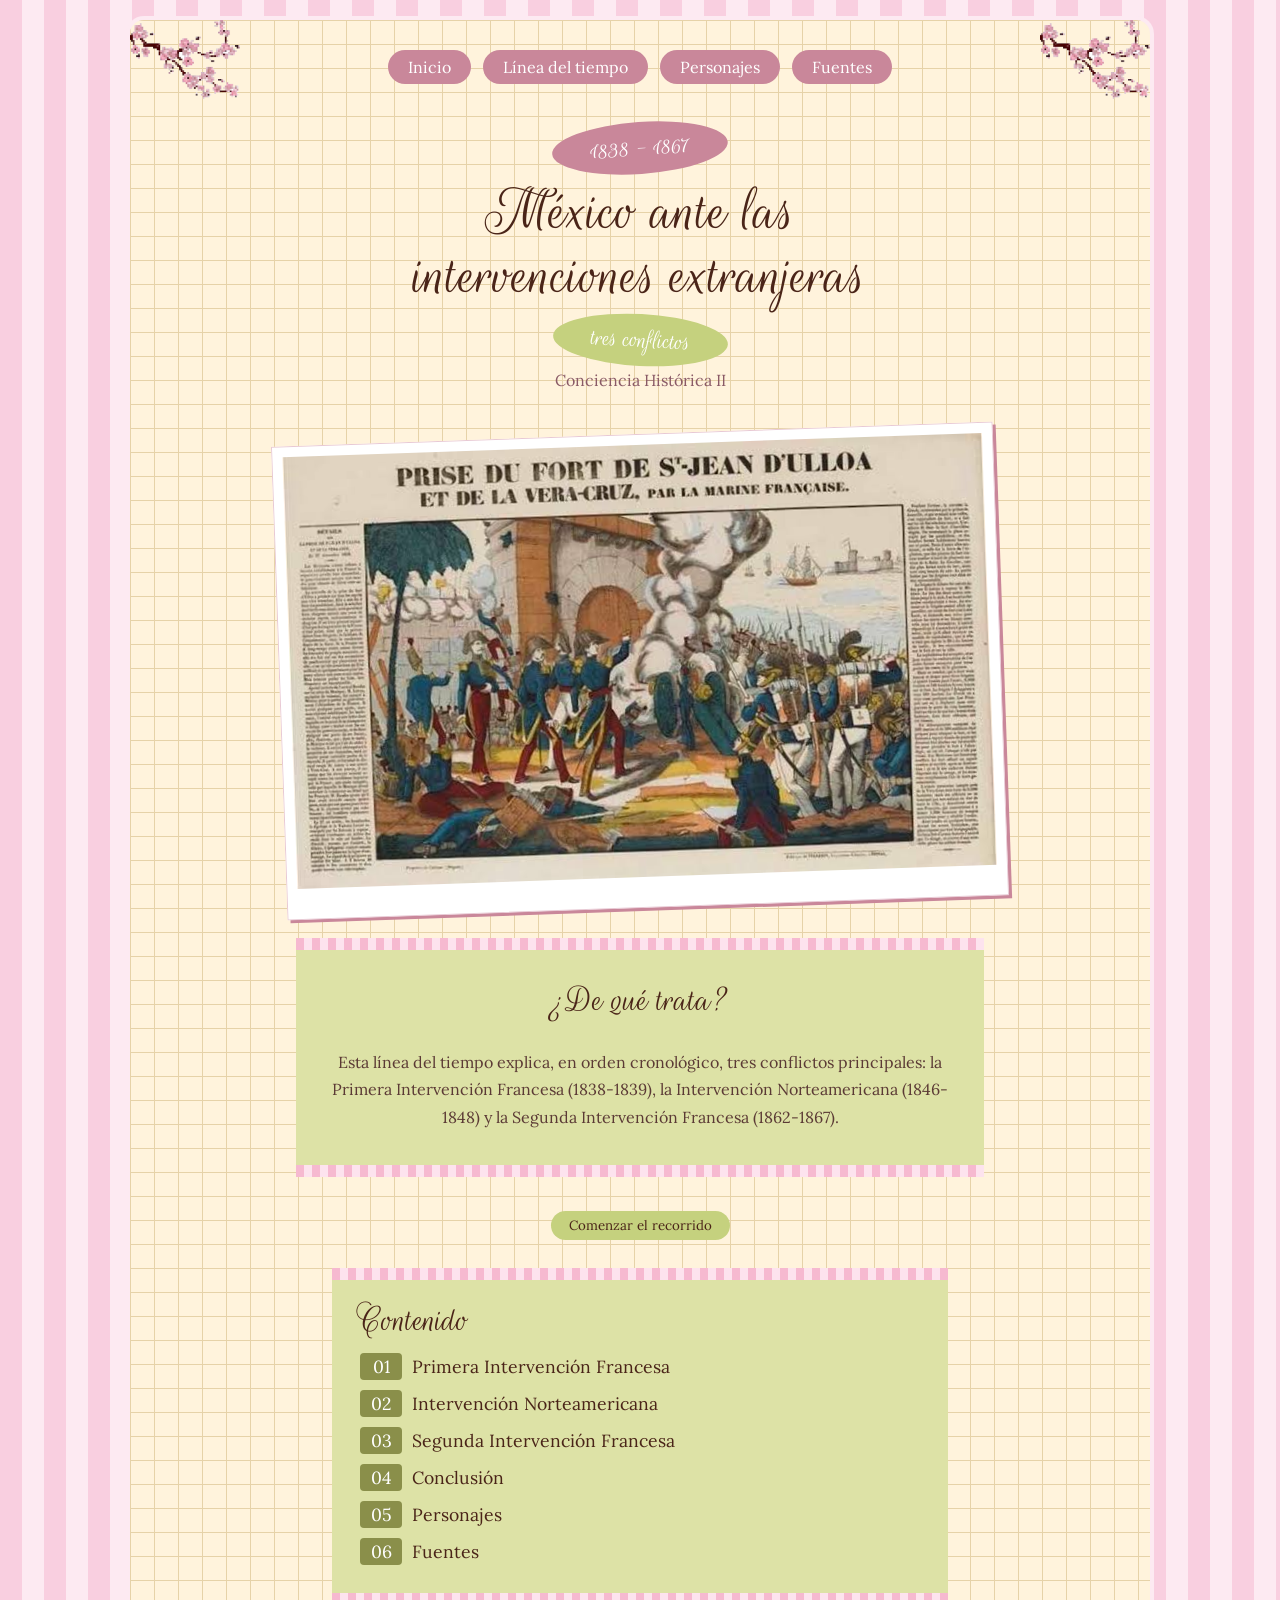
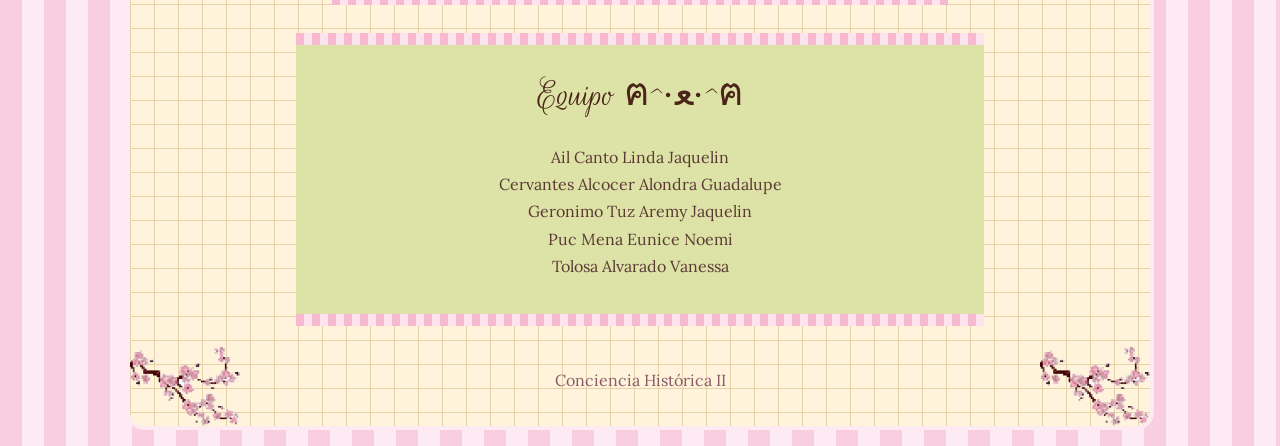
<file: index.html>
<!doctype html>
<html>
<head>
<meta charset="utf-8">
<meta name="viewport" content="width=device-width, initial-scale=1">
<title>Intervenciones en México</title>
<link href="https://fonts.googleapis.com/css2?family=Rouge+Script&family=Lora:wght@400;600&display=swap" rel="stylesheet">
<link rel="stylesheet" href="css/style.css">
<script src="js/script.js"></script>
</head>
<body>
<div id="pagina">
<nav>
<a href="index.html">Inicio</a>
<a href="timeline.html">Línea del tiempo</a>
<a href="personajes.html">Personajes</a>
<a href="fuentes.html">Fuentes</a>
</nav>
<header>
<span class="pildora mauve">1838 - 1867</span>
<h1>México ante las<br>intervenciones extranjeras</h1>
<span class="pildora verde">tres conflictos</span>
<p class="sub">Conciencia Histórica II</p>
</header>
<img class="polaroid" src="img/img1.jpg" alt="Portada del proyecto" width="700">
<div class="caja"><h2>¡De qué trata?</h2>
<p>Esta línea del tiempo explica, en orden cronológico, tres conflictos principales: la Primera Intervención Francesa (1838-1839), la Intervención Norteamericana (1846-1848) y la Segunda Intervención Francesa (1862-1867).</p></div>
<p align="center"><a href="timeline.html"><button>Comenzar el recorrido</button></a></p>
<div class="contenido">
<h2>Contenido</h2>
<a href="timeline.html#etapa1"><span>01</span>Primera Intervención Francesa</a>
<a href="timeline.html#etapa2"><span>02</span>Intervención Norteamericana</a>
<a href="timeline.html#etapa3"><span>03</span>Segunda Intervención Francesa</a>
<a href="timeline.html#conclusion"><span>04</span>Conclusión</a>
<a href="personajes.html"><span>05</span>Personajes</a>
<a href="fuentes.html"><span>06</span>Fuentes</a>
</div>
<div class="caja">
<h2>Equipo ฅ^•ﻌ•^ฅ</h2>
<p>Ail Canto Linda Jaquelin<br>Cervantes Alcocer Alondra Guadalupe<br>Geronimo Tuz Aremy Jaquelin<br>Puc Mena Eunice Noemi<br>Tolosa Alvarado Vanessa</p>
</div>
<footer>Conciencia Histórica II</footer>
</div>
</body>
</html>
</file>
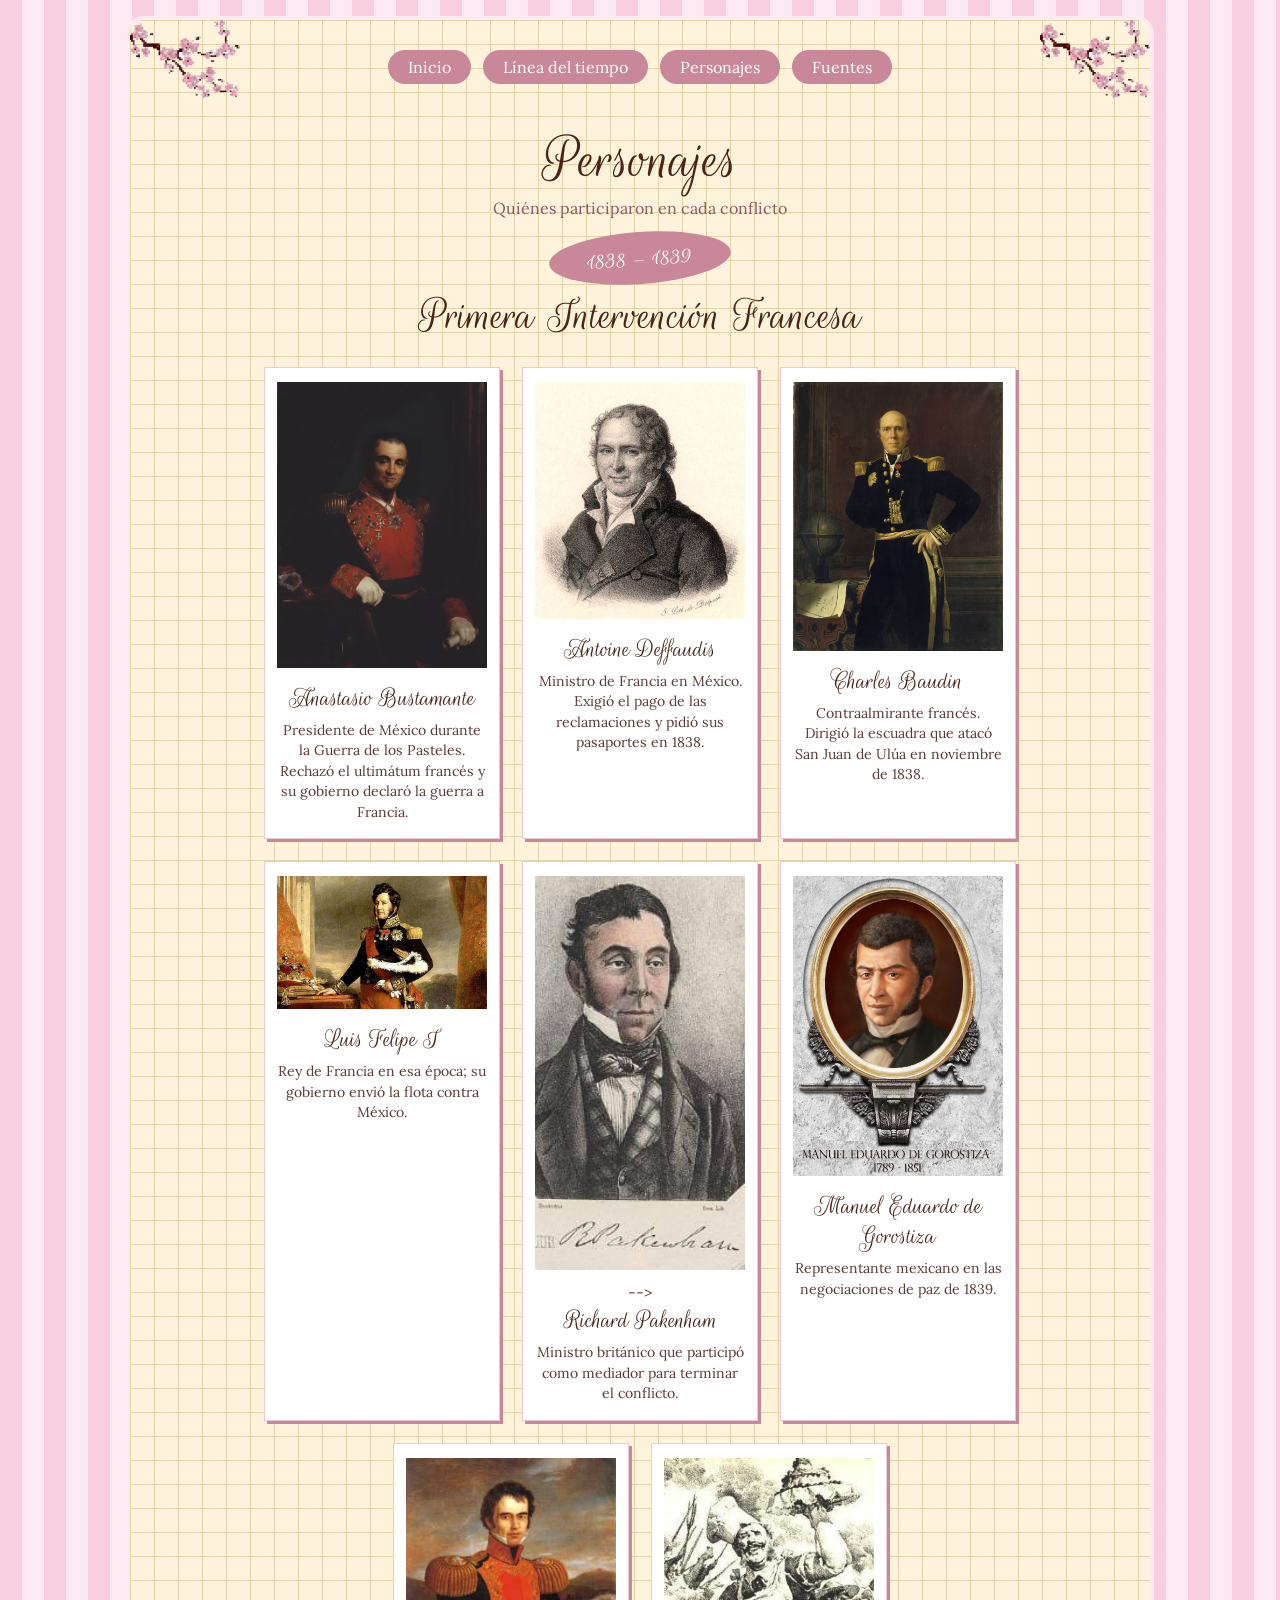
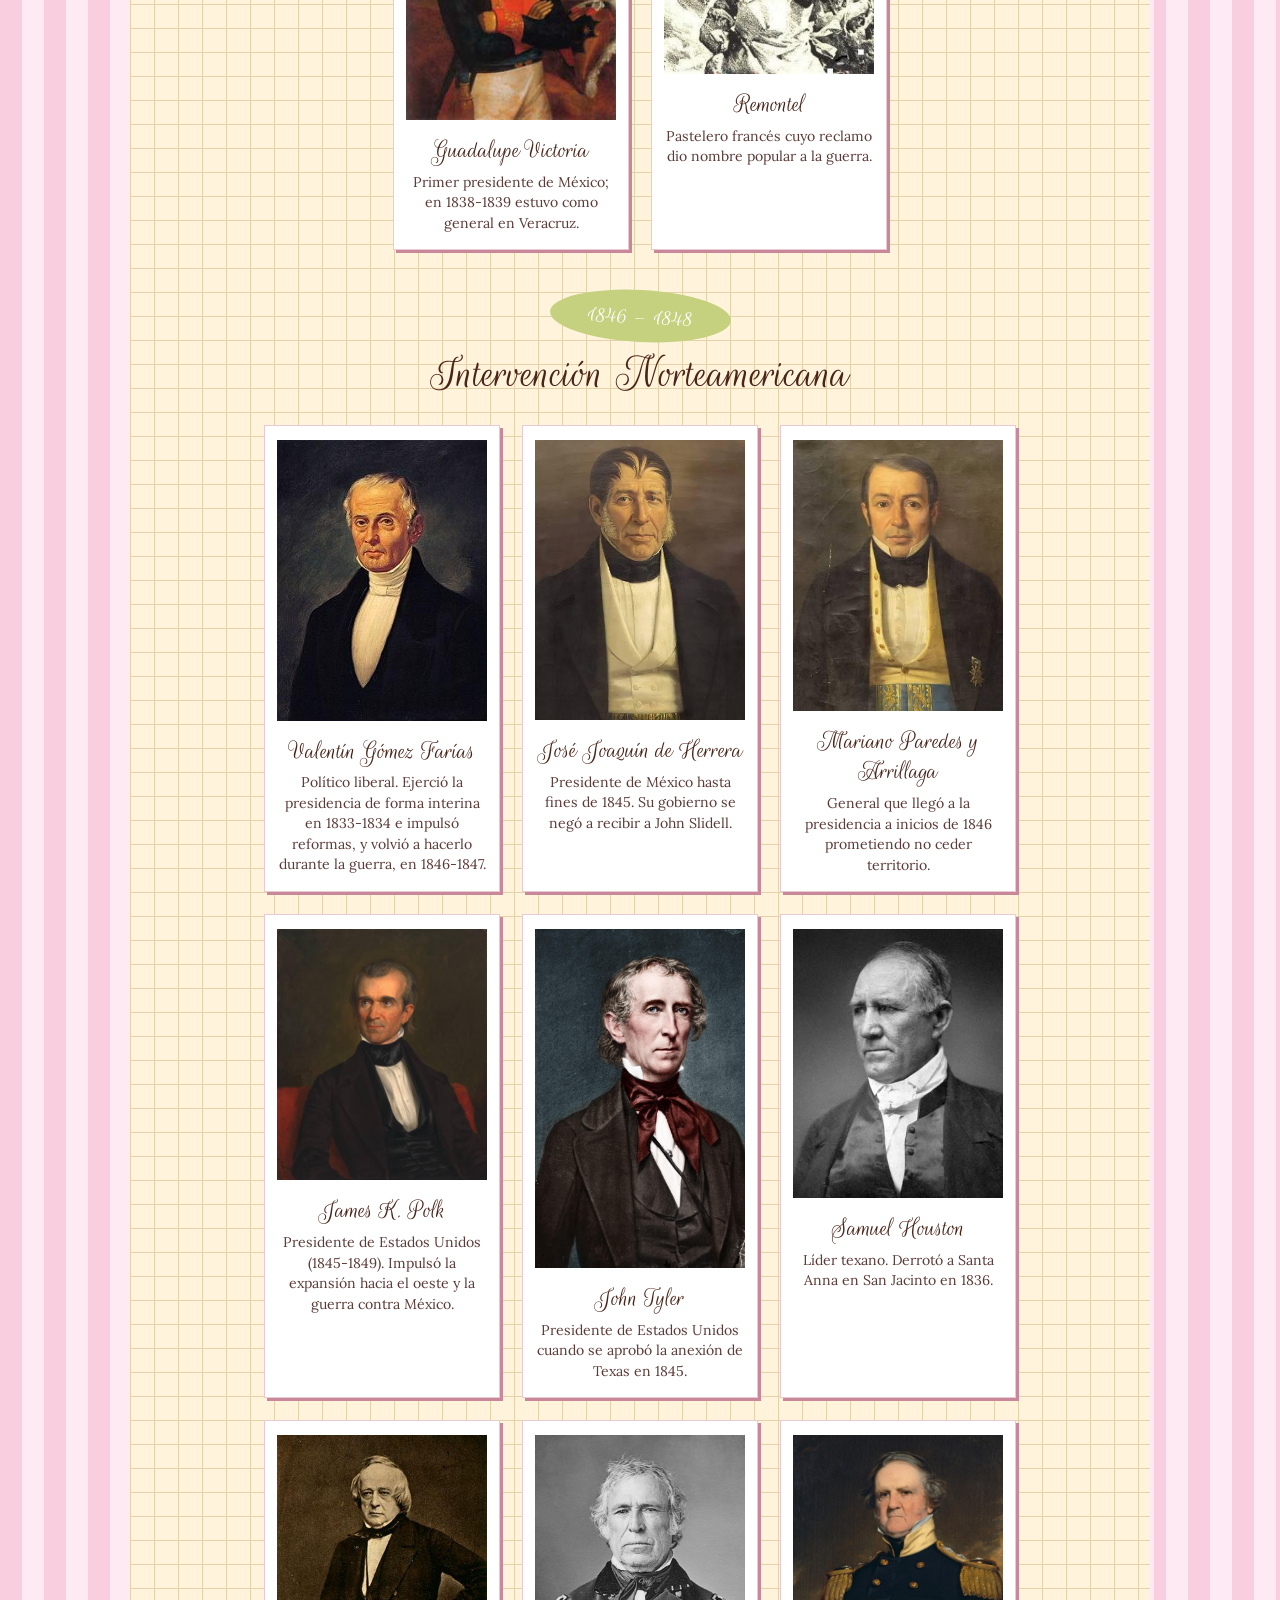
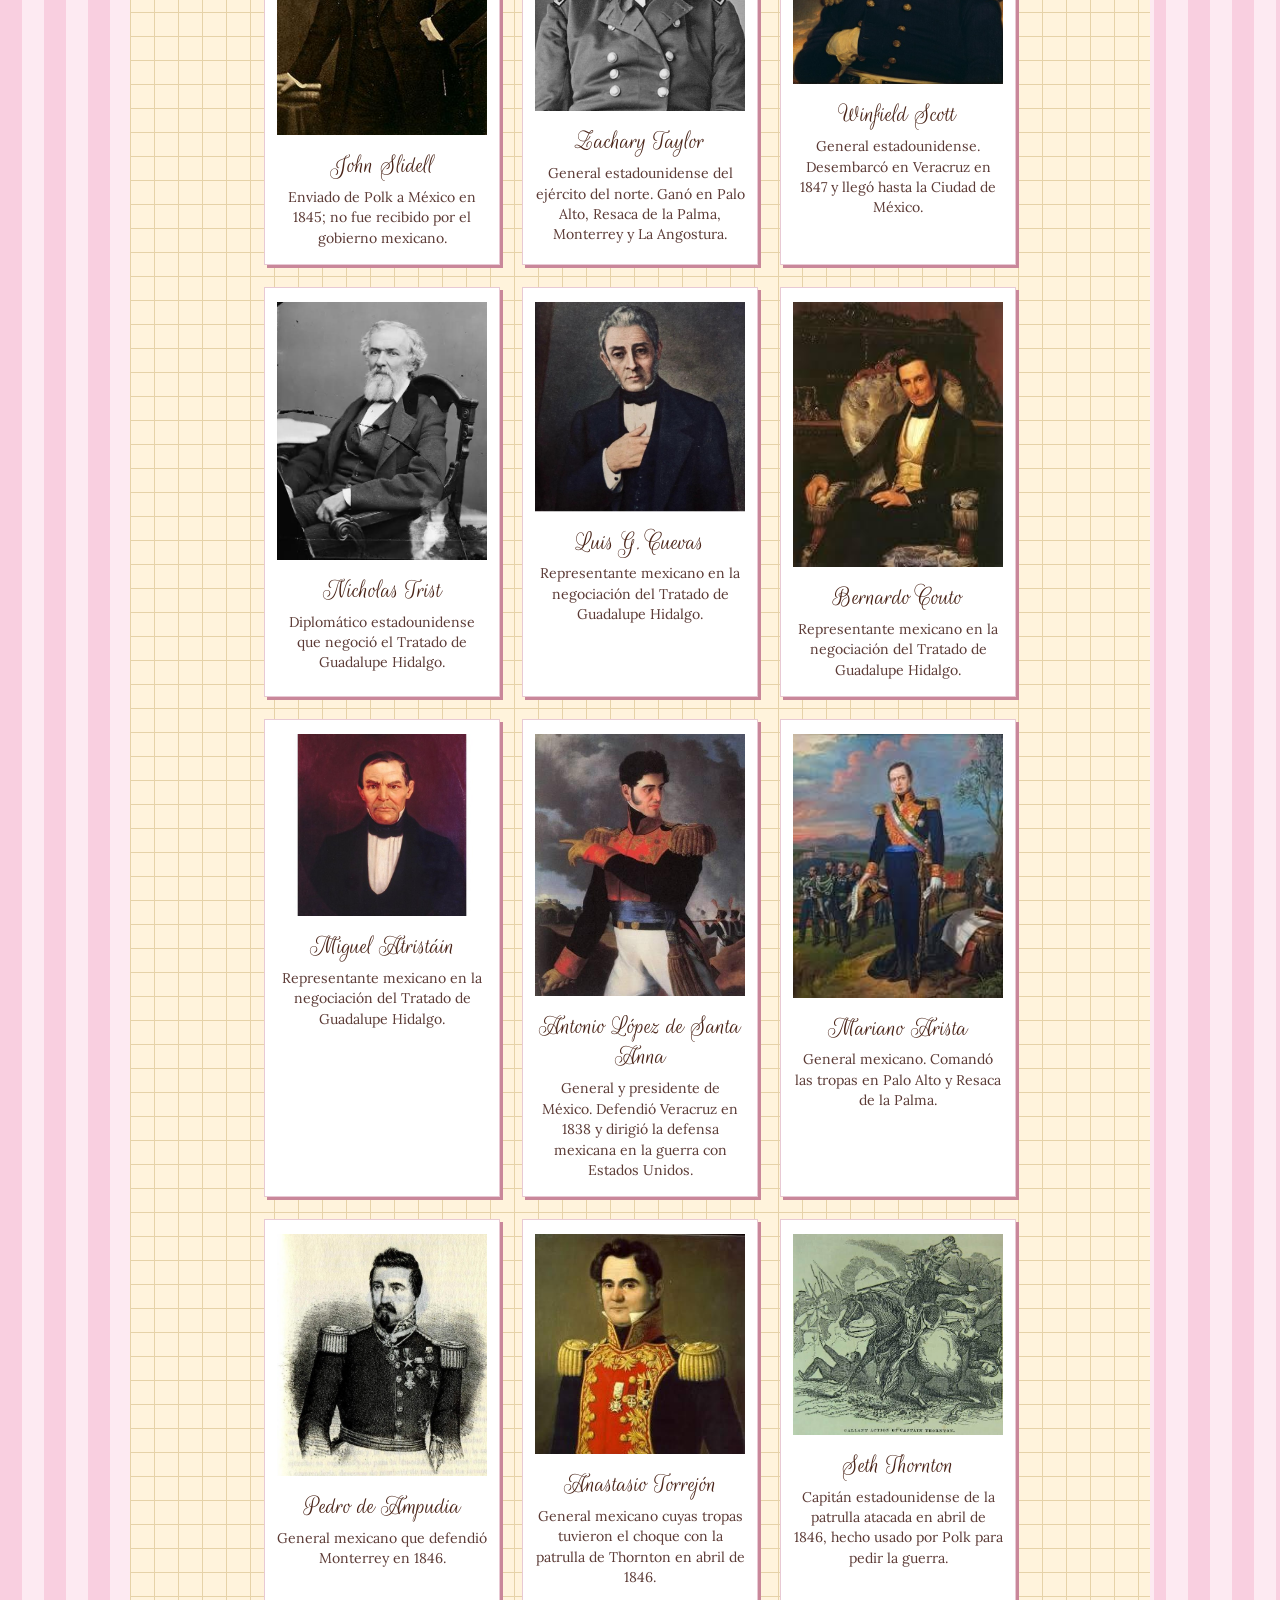
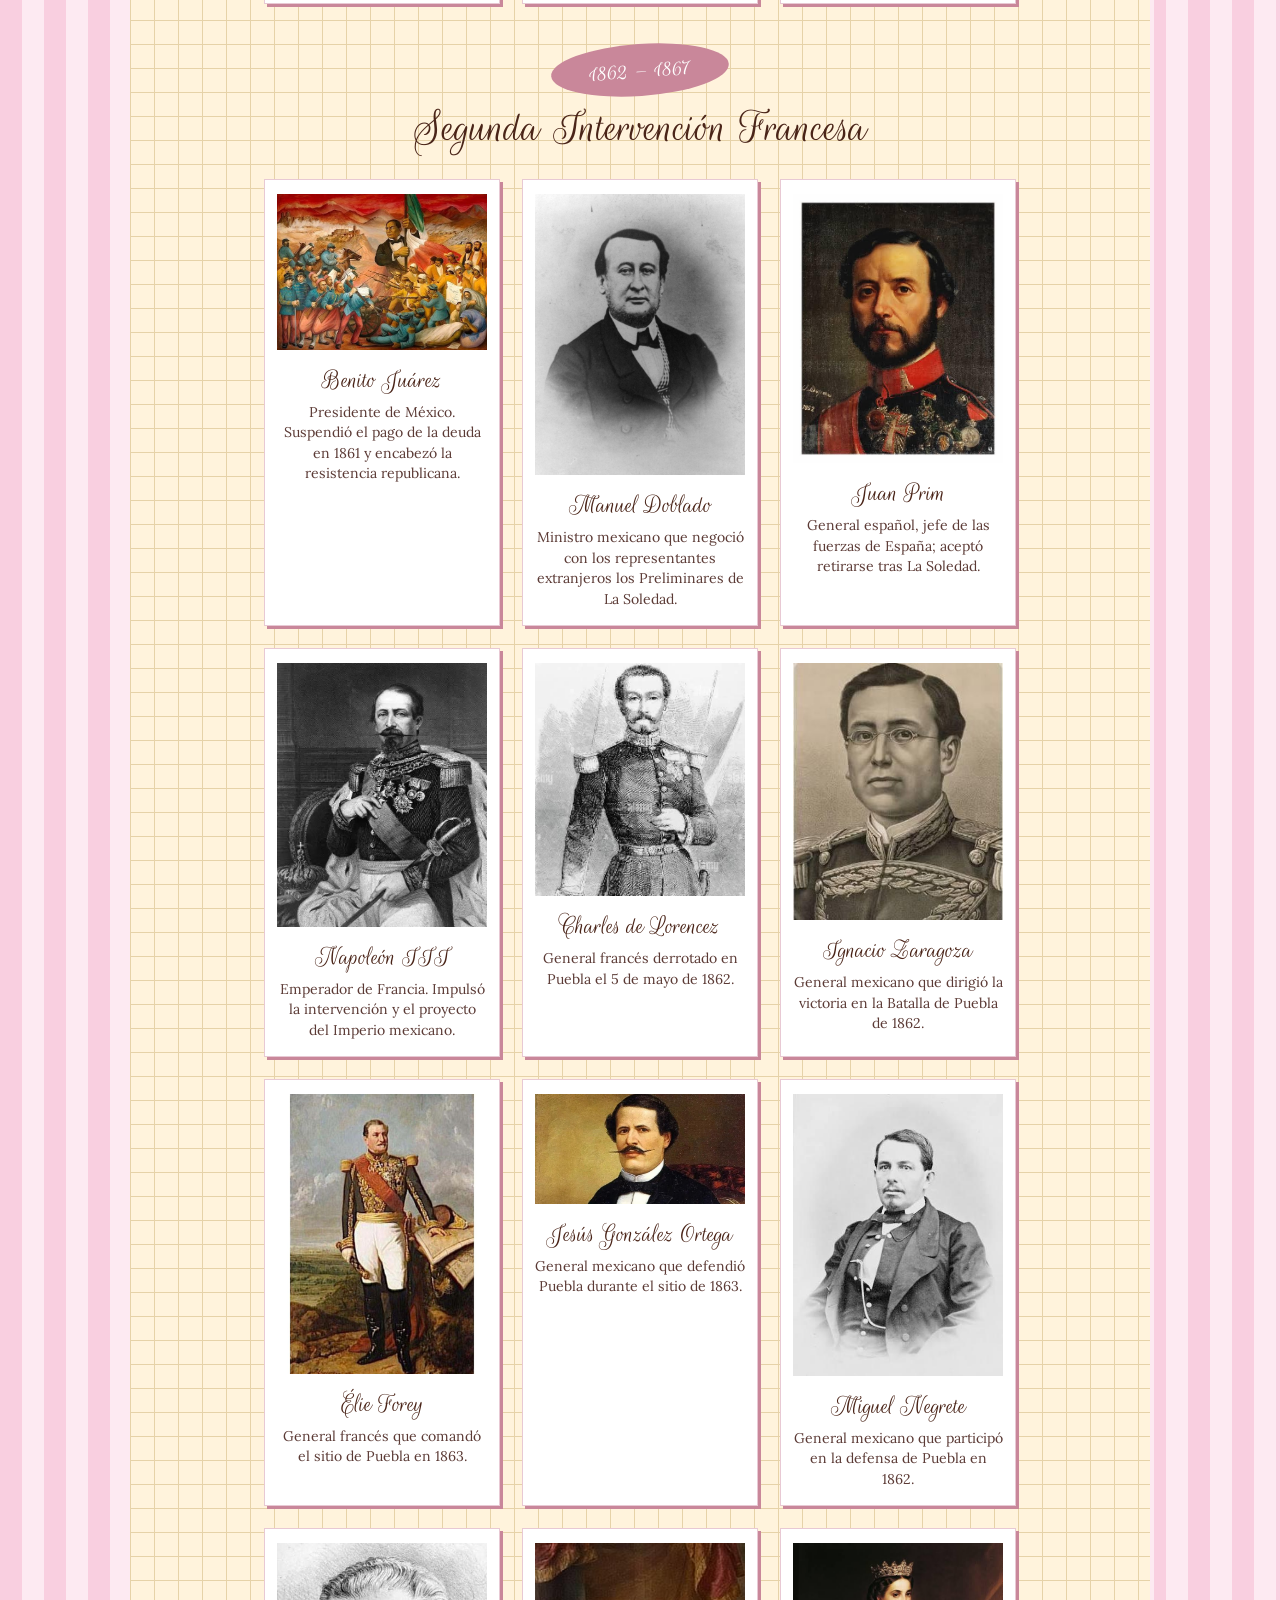
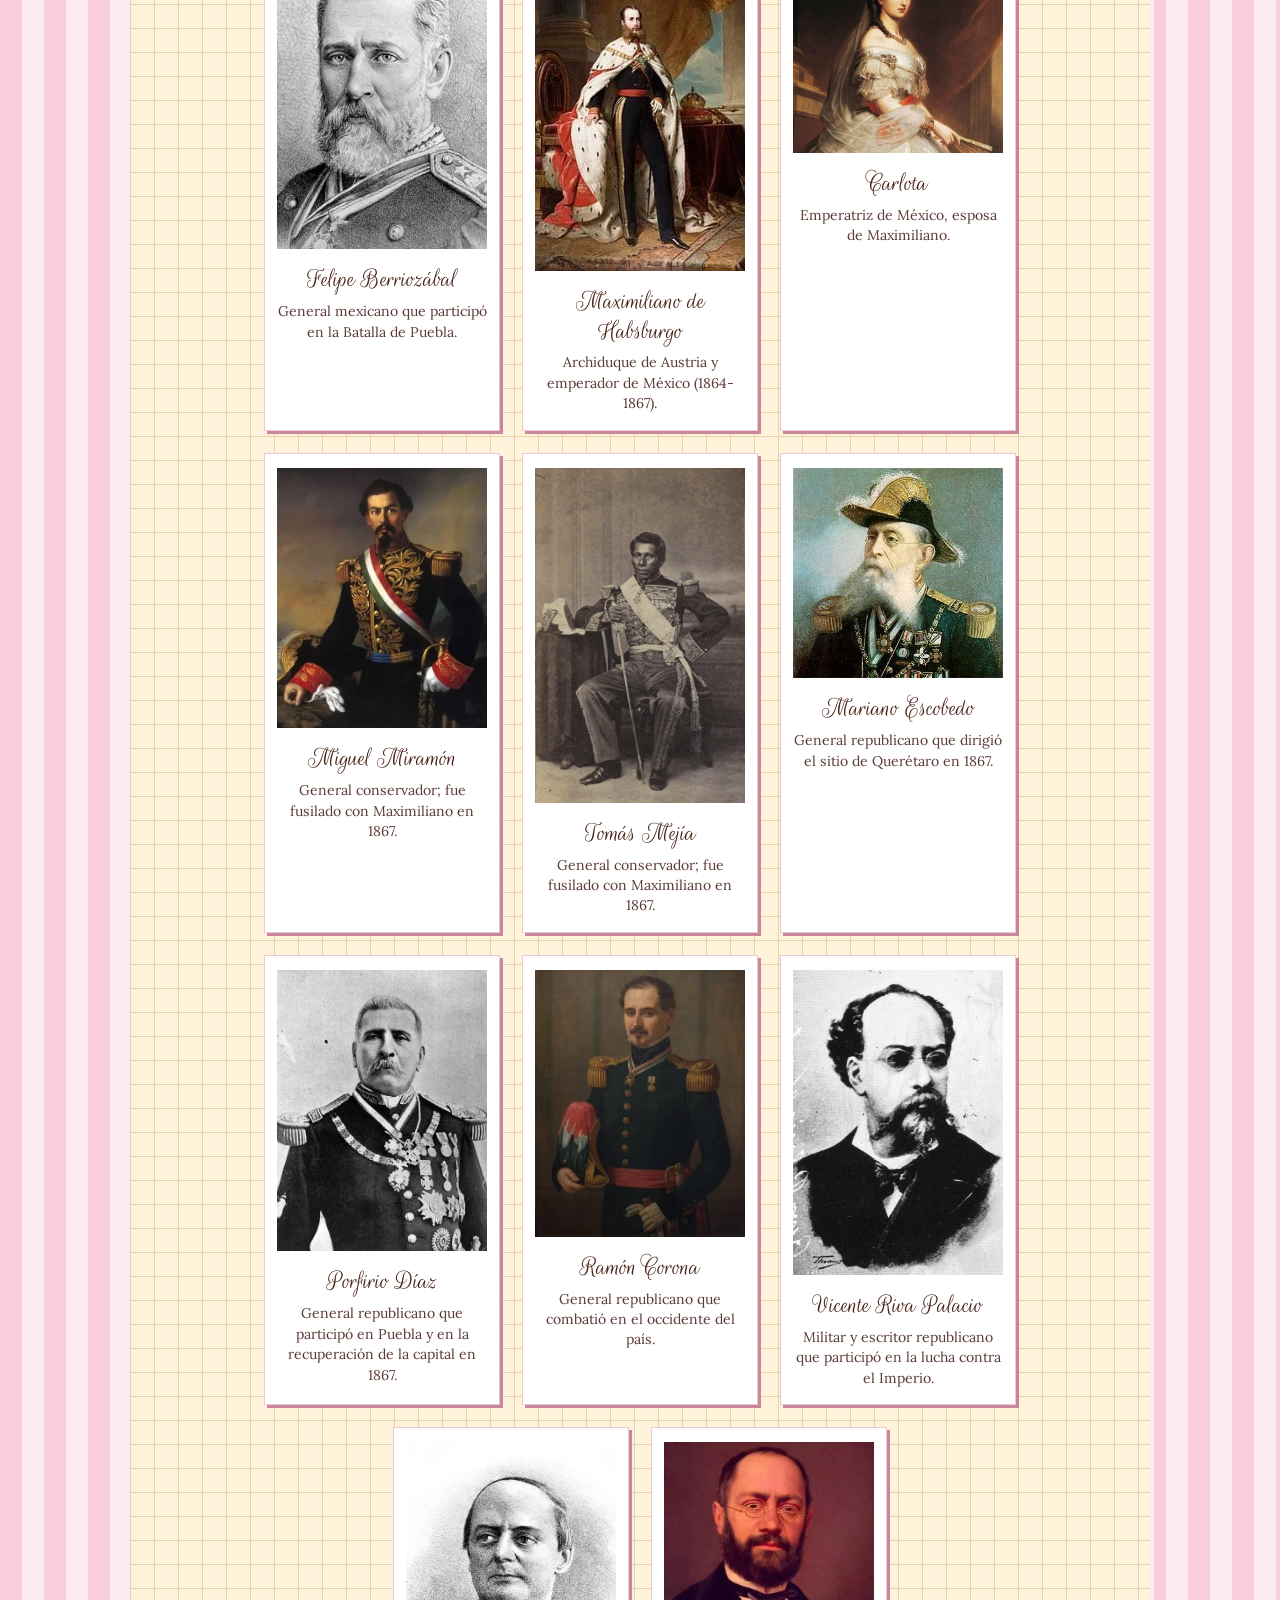
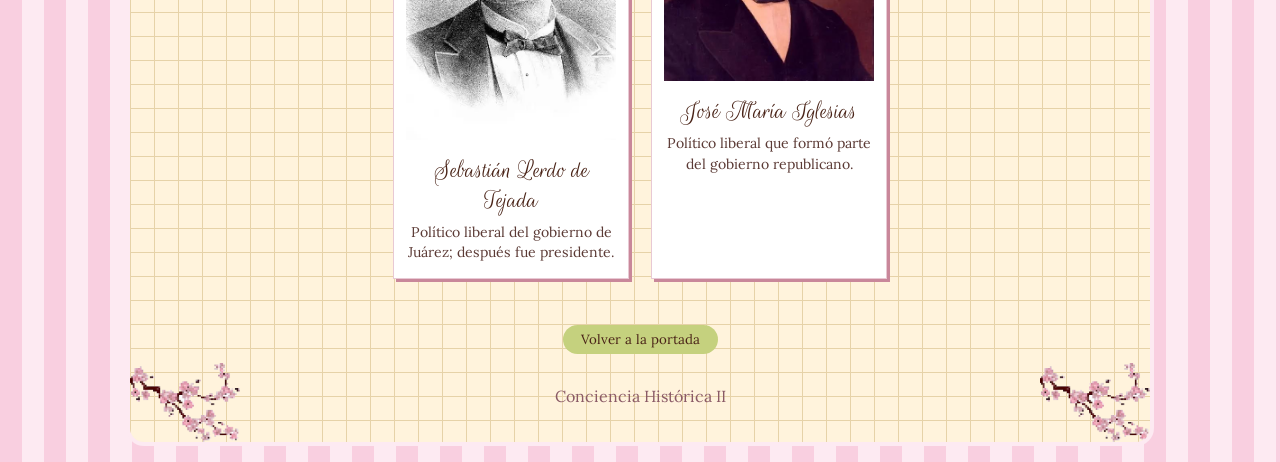
<file: personajes.html>
<!doctype html>
<html>
<head>
<meta charset="utf-8">
<meta name="viewport" content="width=device-width, initial-scale=1">
<title>Personajes</title>
<link href="https://fonts.googleapis.com/css2?family=Rouge+Script&family=Lora:wght@400;600&display=swap" rel="stylesheet">
<link rel="stylesheet" href="css/style.css">
<script src="js/script.js"></script>
</head>
<body>
<div id="pagina">
<nav>
<a href="index.html">Inicio</a>
<a href="timeline.html">Línea del tiempo</a>
<a href="personajes.html">Personajes</a>
<a href="fuentes.html">Fuentes</a>
</nav>
<header>
<h1>Personajes</h1>
<p class="sub">Quiénes participaron en cada conflicto</p>
</header>
<!-- CÓMO PONER LA IMAGEN DE UN PERSONAJE:
1) Guarda la foto en la carpeta img/personajes/ con el nombre que dice el recuadro (por ejemplo juarez.jpg).
2) En esa ficha, borra el <div class="espacio">...</div> y quita los signos de comentario de la línea <img ...>. -->

<div style="text-align:center"><span class="pildora mauve">1838 – 1839</span><h2 class="etapa">Primera Intervención Francesa</h2></div>
<div class="personajes">
<div class="ficha">
<div class=""></div>
<img src="img/personajes/anastacio.jpeg" alt="Anastasio Bustamante">
<h3>Anastasio Bustamante</h3>
<p>Presidente de México durante la Guerra de los Pasteles. Rechazó el ultimátum francés y su gobierno declaró la guerra a Francia.</p>
</div>
<div class="ficha">
<img src="img/personajes/antoine.jpeg" alt="Antoine Deffaudis">
<h3>Antoine Deffaudis</h3>
<p>Ministro de Francia en México. Exigió el pago de las reclamaciones y pidió sus pasaportes en 1838.</p>
</div>
<div class="ficha">
<div></div>
<img src="img/personajes/alm.png" alt="Charles Baudin">
<h3>Charles Baudin</h3>
<p>Contraalmirante francés. Dirigió la escuadra que atacó San Juan de Ulúa en noviembre de 1838.</p>
</div>
<div class="ficha">
<div></div>
<img src="img/personajes/luisfe.jpg" alt="Luis Felipe I">
<h3>Luis Felipe I</h3>
<p>Rey de Francia en esa época; su gobierno envió la flota contra México.</p>
</div>
<div class="ficha">
<div class="s"></div>
<img src="img/personajes/rich.jpeg" alt="Richard Pakenham"> -->
<h3>Richard Pakenham</h3>
<p>Ministro británico que participó como mediador para terminar el conflicto.</p>
</div>
<div class="ficha">
<div></div>
<img src="img/personajes/manu.jpeg" alt="Manuel Eduardo de Gorostiza">
<h3>Manuel Eduardo de Gorostiza</h3>
<p>Representante mexicano en las negociaciones de paz de 1839.</p>
</div>
<div class="ficha">
<div></div>
<img src="img/personajes/guadavic.jpg" alt="Guadalupe Victoria">
<h3>Guadalupe Victoria</h3>
<p>Primer presidente de México; en 1838-1839 estuvo como general en Veracruz.</p>
</div>
<div class="ficha">
<div></div>
<img src="img/personajes/remontel.jpg" alt="Remontel">
<h3>Remontel</h3>
<p>Pastelero francés cuyo reclamo dio nombre popular a la guerra.</p>
</div>
</div>

<div style="text-align:center"><span class="pildora verde">1846 – 1848</span><h2 class="etapa">Intervención Norteamericana</h2></div>
<div class="personajes">
<div class="ficha">
<img src="img/personajes/gomezfarias.jpg" alt="Valentín Gómez Farías">
<h3>Valentín Gómez Farías</h3>
<p>Político liberal. Ejerció la presidencia de forma interina en 1833-1834 e impulsó reformas, y volvió a hacerlo durante la guerra, en 1846-1847.</p>
</div>
<div class="ficha">
<img src="img/personajes/herrera.jpg" alt="José Joaquín de Herrera">
<h3>José Joaquín de Herrera</h3>
<p>Presidente de México hasta fines de 1845. Su gobierno se negó a recibir a John Slidell.</p>
</div>
<div class="ficha">
<img src="img/personajes/paredes.jpg" alt="Mariano Paredes y Arrillaga">
<h3>Mariano Paredes y Arrillaga</h3>
<p>General que llegó a la presidencia a inicios de 1846 prometiendo no ceder territorio.</p>
</div>
<div class="ficha">
<img src="img/personajes/polk.jpg" alt="James K. Polk">
<h3>James K. Polk</h3>
<p>Presidente de Estados Unidos (1845-1849). Impulsó la expansión hacia el oeste y la guerra contra México.</p>
</div>
<div class="ficha">
<div></div>
<img src="img/personajes/tyler.jpg" alt="John Tyler">
<h3>John Tyler</h3>
<p>Presidente de Estados Unidos cuando se aprobó la anexión de Texas en 1845.</p>
</div>
<div class="ficha">
<img src="img/personajes/houston.jpg" alt="Samuel Houston">
<h3>Samuel Houston</h3>
<p>Líder texano. Derrotó a Santa Anna en San Jacinto en 1836.</p>
</div>
<div class="ficha">
<img src="img/personajes/slidell.jpg" alt="John Slidell">
<h3>John Slidell</h3>
<p>Enviado de Polk a México en 1845; no fue recibido por el gobierno mexicano.</p>
</div>
<div class="ficha">
<img src="img/personajes/taylor.jpg" alt="Zachary Taylor">
<h3>Zachary Taylor</h3>
<p>General estadounidense del ejército del norte. Ganó en Palo Alto, Resaca de la Palma, Monterrey y La Angostura.</p>
</div>
<div class="ficha">
<img src="img/personajes/scott.jpg" alt="Winfield Scott">
<h3>Winfield Scott</h3>
<p>General estadounidense. Desembarcó en Veracruz en 1847 y llegó hasta la Ciudad de México.</p>
</div>
<div class="ficha">
<img src="img/personajes/trist.jpg" alt="Nicholas Trist">
<h3>Nicholas Trist</h3>
<p>Diplomático estadounidense que negoció el Tratado de Guadalupe Hidalgo.</p>
</div>
<div class="ficha">
<img src="img/personajes/cuevas.jpg" alt="Luis G. Cuevas">
<h3>Luis G. Cuevas</h3>
<p>Representante mexicano en la negociación del Tratado de Guadalupe Hidalgo.</p>
</div>
<div class="ficha">
<img src="img/personajes/couto.jpg" alt="Bernardo Couto">
<h3>Bernardo Couto</h3>
<p>Representante mexicano en la negociación del Tratado de Guadalupe Hidalgo.</p>
</div>
<div class="ficha">
<img src="img/personajes/atristain.jpg" alt="Miguel Atristáin">
<h3>Miguel Atristáin</h3>
<p>Representante mexicano en la negociación del Tratado de Guadalupe Hidalgo.</p>
</div>
<div class="ficha">
<img src="img/personajes/santaanna.jpg" alt="Antonio López de Santa Anna">
<h3>Antonio López de Santa Anna</h3>
<p>General y presidente de México. Defendió Veracruz en 1838 y dirigió la defensa mexicana en la guerra con Estados Unidos.</p>
</div>
<div class="ficha">
<img src="img/personajes/arista.jpg" alt="Mariano Arista">
<h3>Mariano Arista</h3>
<p>General mexicano. Comandó las tropas en Palo Alto y Resaca de la Palma.</p>
</div>
<div class="ficha">
<img src="img/personajes/ampudia.jpg" alt="Pedro de Ampudia">
<h3>Pedro de Ampudia</h3>
<p>General mexicano que defendió Monterrey en 1846.</p>
</div>
<div class="ficha">
<img src="img/personajes/torrejon.jpg" alt="Anastasio Torrejón">
<h3>Anastasio Torrejón</h3>
<p>General mexicano cuyas tropas tuvieron el choque con la patrulla de Thornton en abril de 1846.</p>
</div>
<div class="ficha">
<img src="img/personajes/thornton.jpg" alt="Grabado: acción del capitán Thornton">
<h3>Seth Thornton</h3>
<p>Capitán estadounidense de la patrulla atacada en abril de 1846, hecho usado por Polk para pedir la guerra.</p>
</div>
</div>

<div style="text-align:center"><span class="pildora mauve">1862 – 1867</span><h2 class="etapa">Segunda Intervención Francesa</h2></div>
<div class="personajes">
<div class="ficha">
<img src="img/personajes/juarez.jpg" alt="Benito Juárez">
<h3>Benito Juárez</h3>
<p>Presidente de México. Suspendió el pago de la deuda en 1861 y encabezó la resistencia republicana.</p>
</div>
<div class="ficha">
<img src="img/personajes/doblado.jpg" alt="Manuel Doblado">
<h3>Manuel Doblado</h3>
<p>Ministro mexicano que negoció con los representantes extranjeros los Preliminares de La Soledad.</p>
</div>
<div class="ficha">
<img src="img/personajes/prim.jpg" alt="Juan Prim">
<h3>Juan Prim</h3>
<p>General español, jefe de las fuerzas de España; aceptó retirarse tras La Soledad.</p>
</div>
<div class="ficha">
<img src="img/personajes/napoleon3.jpg" alt="Napoleón III">
<h3>Napoleón III</h3>
<p>Emperador de Francia. Impulsó la intervención y el proyecto del Imperio mexicano.</p>
</div>
<div class="ficha">
<img src="img/personajes/lorencez.jpg" alt="Charles de Lorencez">
<h3>Charles de Lorencez</h3>
<p>General francés derrotado en Puebla el 5 de mayo de 1862.</p>
</div>
<div class="ficha">
<img src="img/personajes/zaragoza.jpg" alt="Ignacio Zaragoza">
<h3>Ignacio Zaragoza</h3>
<p>General mexicano que dirigió la victoria en la Batalla de Puebla de 1862.</p>
</div>
<div class="ficha">
<img src="img/personajes/forey.jpg" alt="Élie Forey">
<h3>Élie Forey</h3>
<p>General francés que comandó el sitio de Puebla en 1863.</p>
</div>
<div class="ficha">
<img src="img/personajes/gonzalez.jpg" alt="Jesús González Ortega">
<h3>Jesús González Ortega</h3>
<p>General mexicano que defendió Puebla durante el sitio de 1863.</p>
</div>
<div class="ficha">
<img src="img/personajes/negrete.jpg" alt="Miguel Negrete">
<h3>Miguel Negrete</h3>
<p>General mexicano que participó en la defensa de Puebla en 1862.</p>
</div>
<div class="ficha">
<img src="img/personajes/berriozabal.jpg" alt="Felipe Berriozábal">
<h3>Felipe Berriozábal</h3>
<p>General mexicano que participó en la Batalla de Puebla.</p>
</div>
<div class="ficha">
<img src="img/personajes/maximiliano.jpg" alt="Maximiliano de Habsburgo">
<h3>Maximiliano de Habsburgo</h3>
<p>Archiduque de Austria y emperador de México (1864-1867).</p>
</div>
<div class="ficha">
<img src="img/personajes/carlota.jpg" alt="Carlota">
<h3>Carlota</h3>
<p>Emperatriz de México, esposa de Maximiliano.</p>
</div>
<div class="ficha">
<img src="img/personajes/miramon.jpg" alt="Miguel Miramón">
<h3>Miguel Miramón</h3>
<p>General conservador; fue fusilado con Maximiliano en 1867.</p>
</div>
<div class="ficha">
<img src="img/personajes/mejia.jpg" alt="Tomás Mejía">
<h3>Tomás Mejía</h3>
<p>General conservador; fue fusilado con Maximiliano en 1867.</p>
</div>
<div class="ficha">
<img src="img/personajes/escobedo.jpg" alt="Mariano Escobedo">
<h3>Mariano Escobedo</h3>
<p>General republicano que dirigió el sitio de Querétaro en 1867.</p>
</div>
<div class="ficha">
<img src="img/personajes/diaz.jpg" alt="Porfirio Díaz">
<h3>Porfirio Díaz</h3>
<p>General republicano que participó en Puebla y en la recuperación de la capital en 1867.</p>
</div>
<div class="ficha">
<img src="img/personajes/corona.jpg" alt="Ramón Corona">
<h3>Ramón Corona</h3>
<p>General republicano que combatió en el occidente del país.</p>
</div>
<div class="ficha">
<img src="img/personajes/rivapalacio.jpg" alt="Vicente Riva Palacio">
<h3>Vicente Riva Palacio</h3>
<p>Militar y escritor republicano que participó en la lucha contra el Imperio.</p>
</div>
<div class="ficha">
<img src="img/personajes/lerdo.jpg" alt="Sebastián Lerdo de Tejada">
<h3>Sebastián Lerdo de Tejada</h3>
<p>Político liberal del gobierno de Juárez; después fue presidente.</p>
</div>
<div class="ficha">
<img src="img/personajes/iglesias.jpg" alt="José María Iglesias">
<h3>José María Iglesias</h3>
<p>Político liberal que formó parte del gobierno republicano.</p>
</div>
</div>

<!-- PARA AGREGAR OTRO PERSONAJE: copia una ficha completa (de <div class="ficha"> a su </div>) y cambia nombre, texto e imagen.
<div class="ficha">
<div class="espacio">Espacio para imagen<br>img/personajes/nombre.jpg</div>
<h3>Nombre del personaje</h3>
<p>Quién fue y qué hizo.</p>
</div> -->

<p align="center"><a href="index.html"><button>Volver a la portada</button></a></p>
<footer>Conciencia Histórica II</footer>
</div>
</body>
</html>
</file>
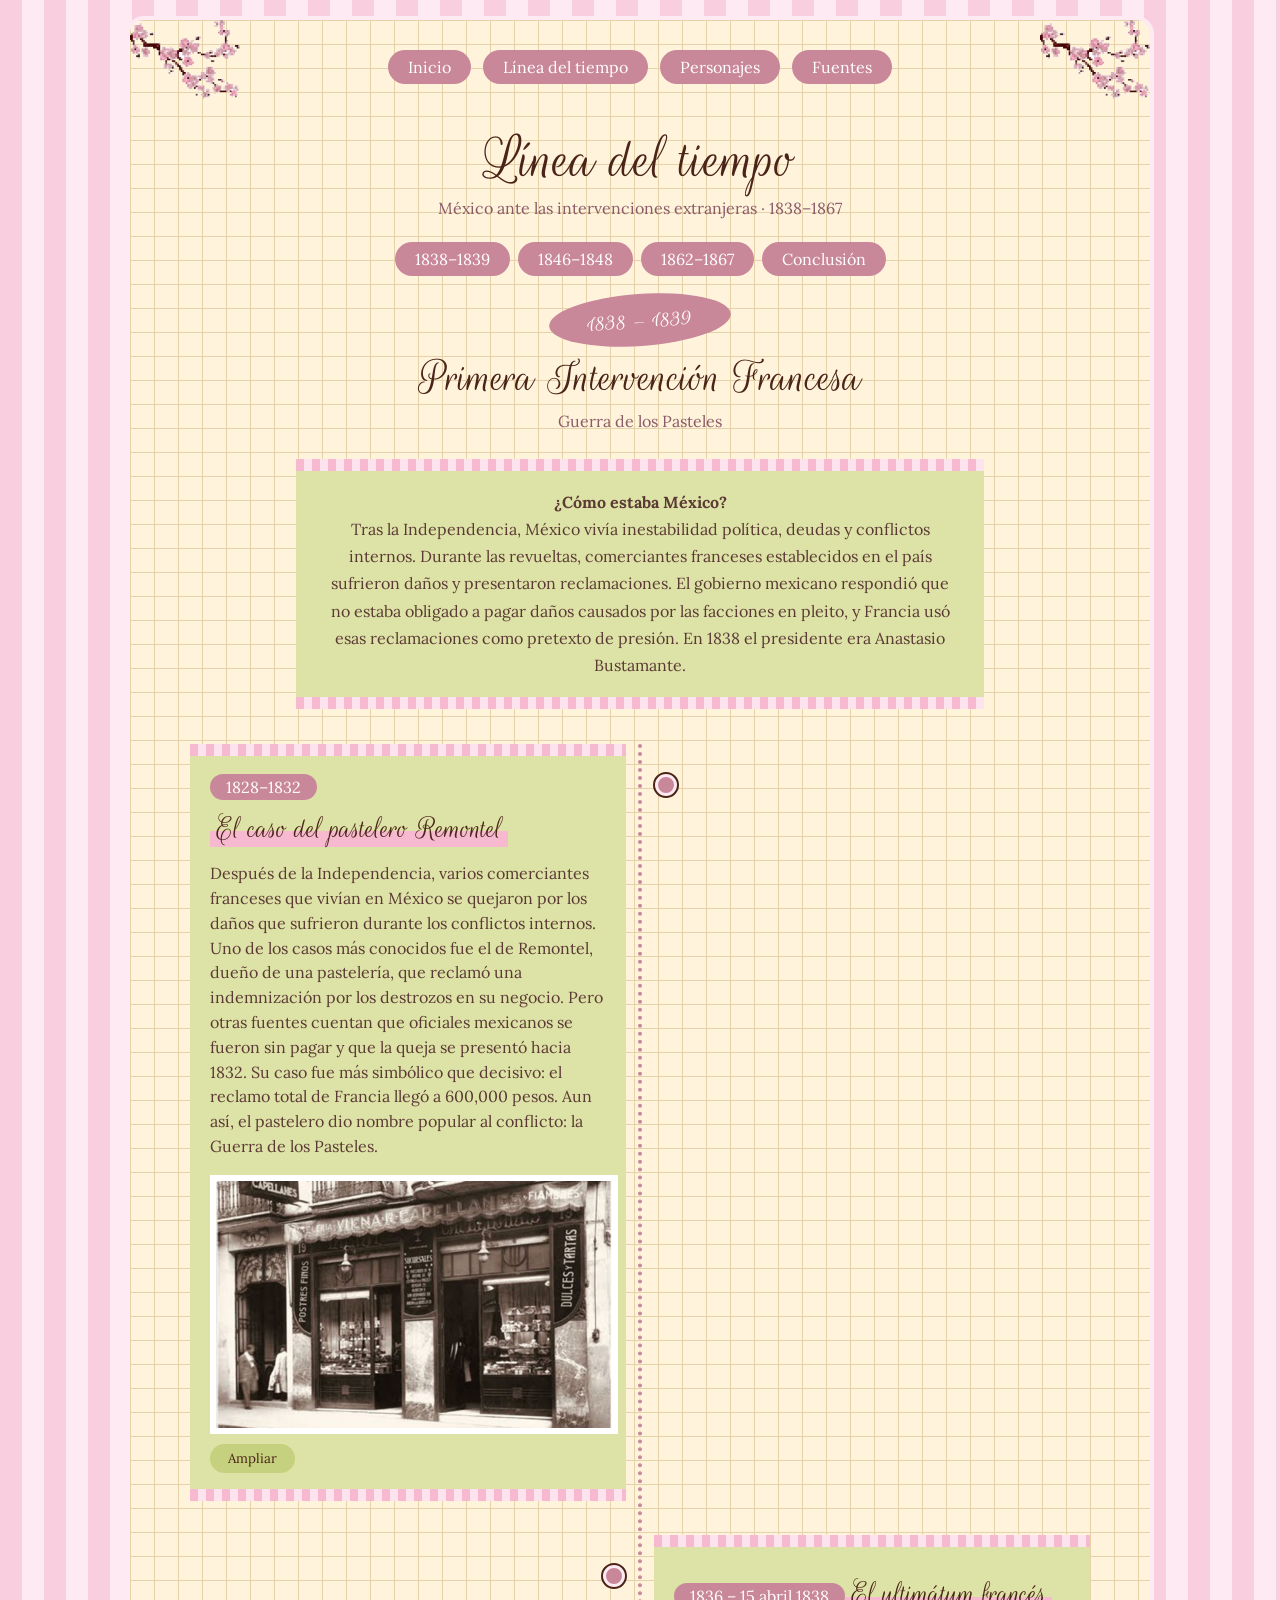
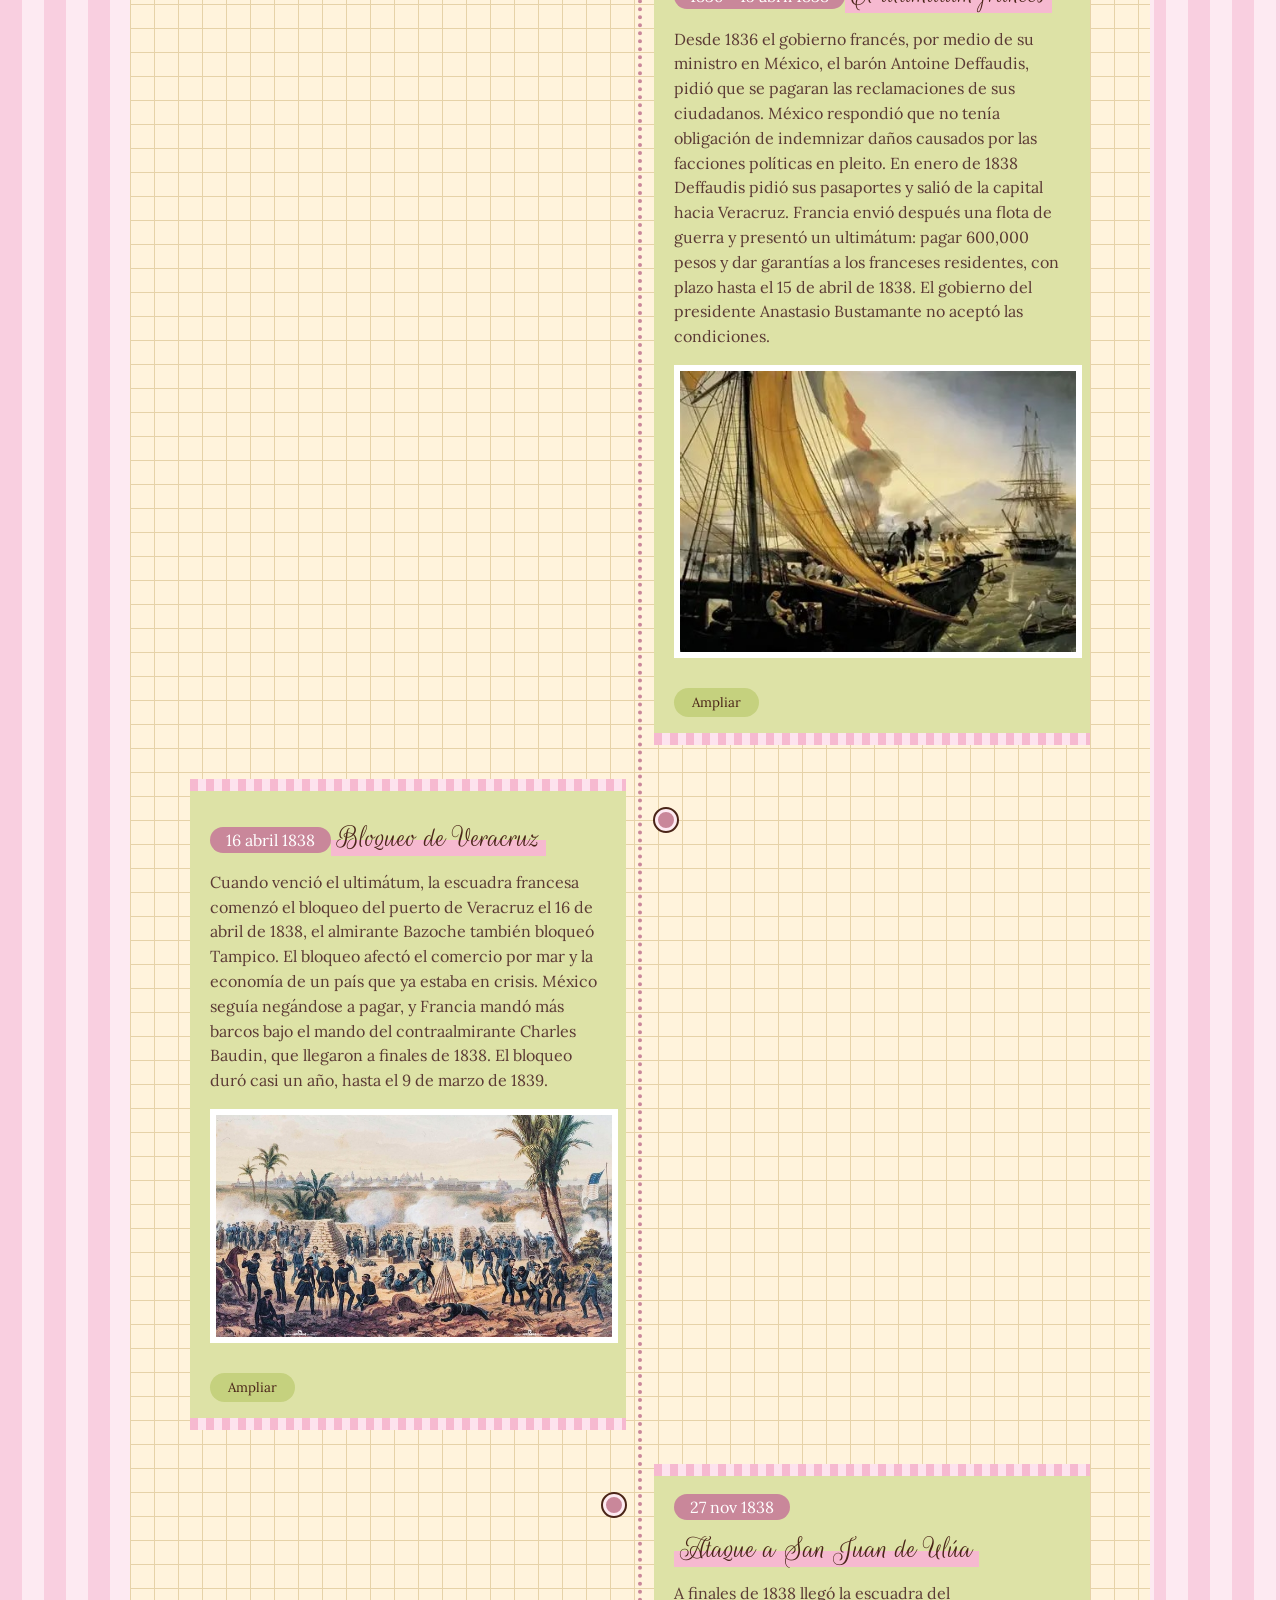
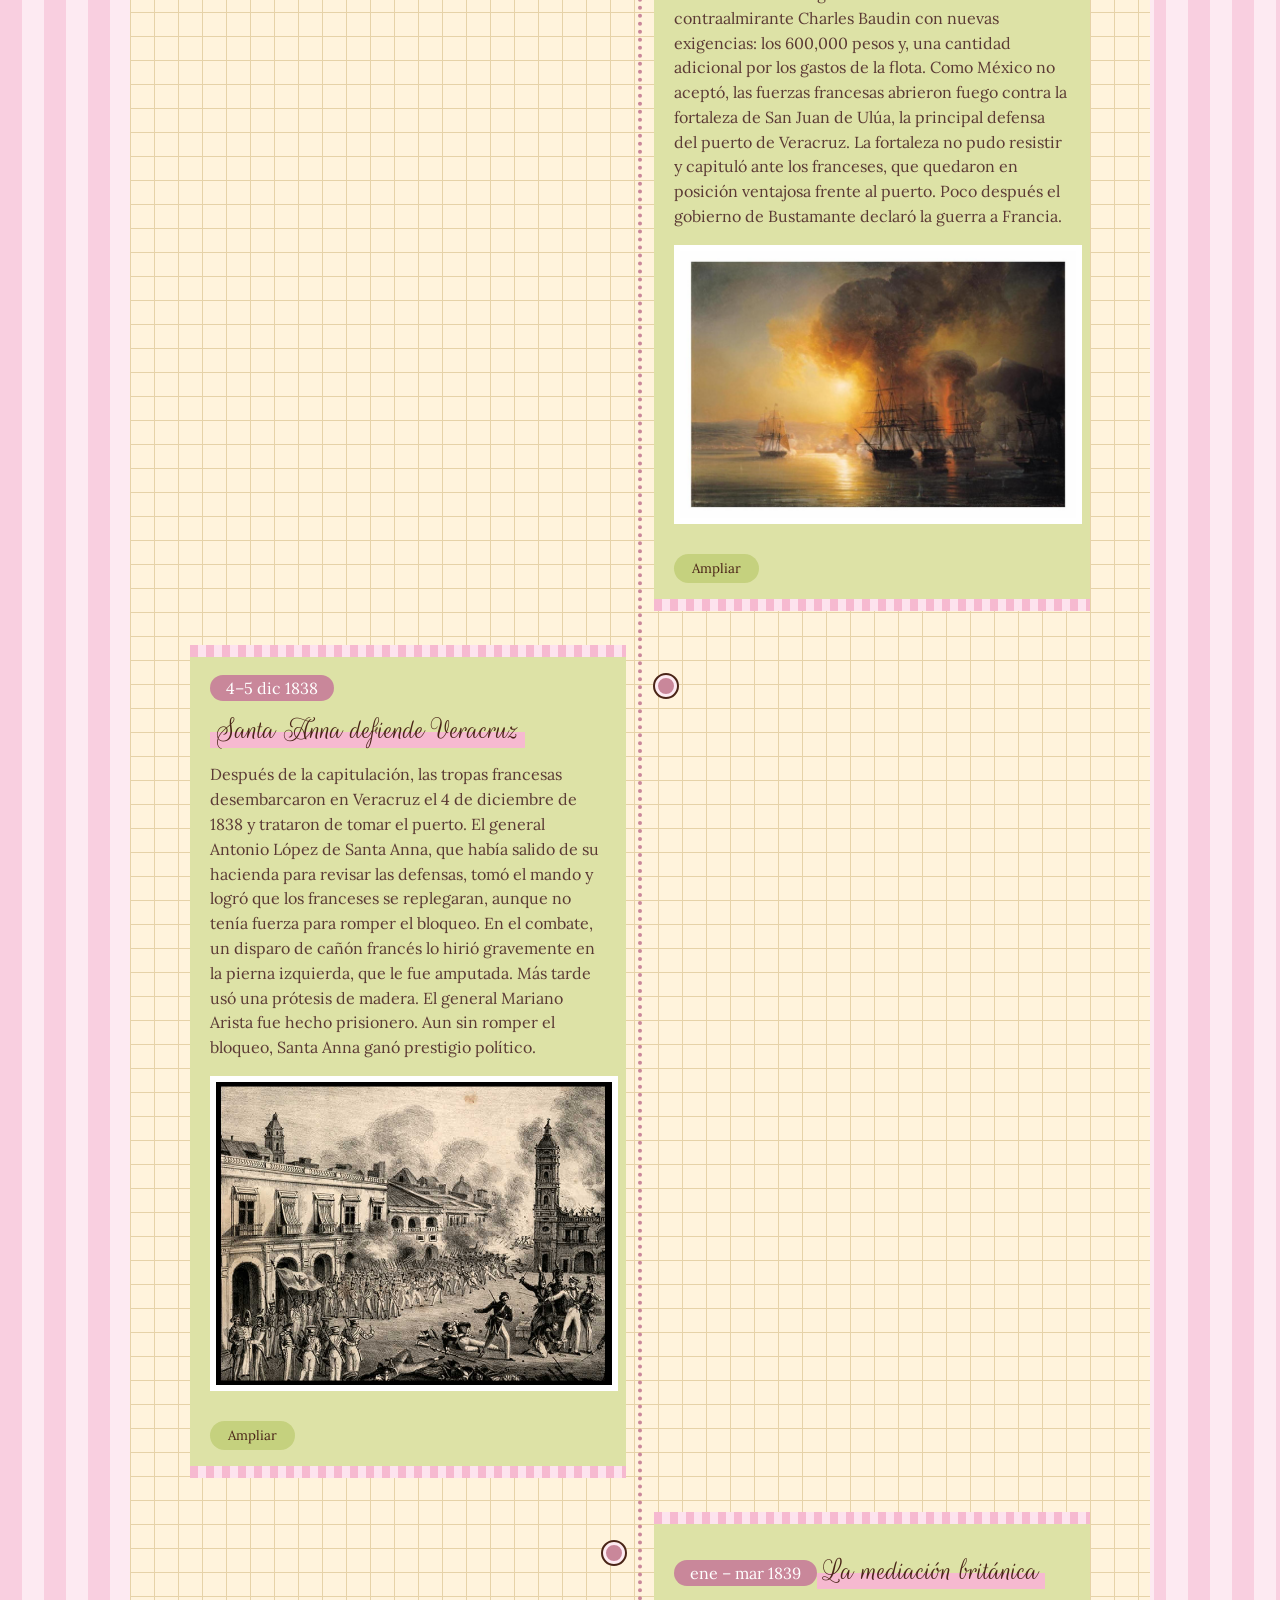
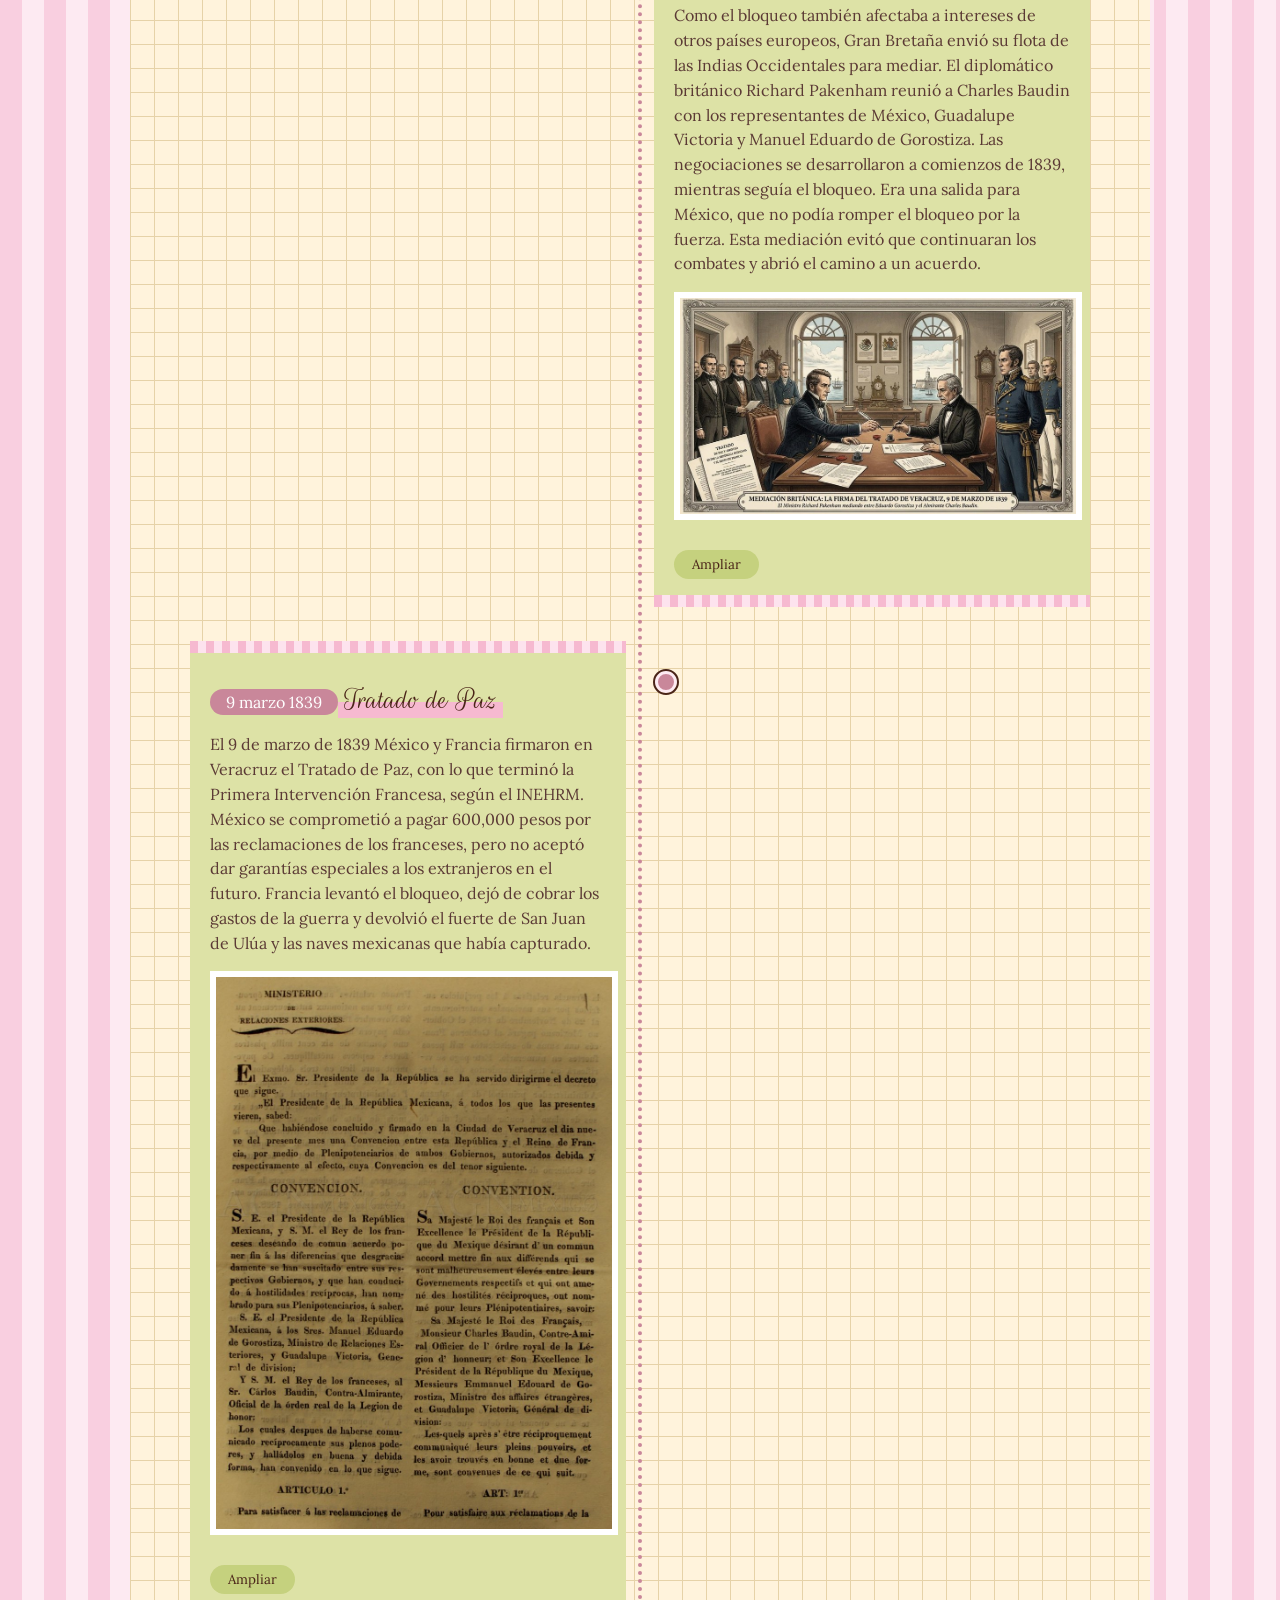
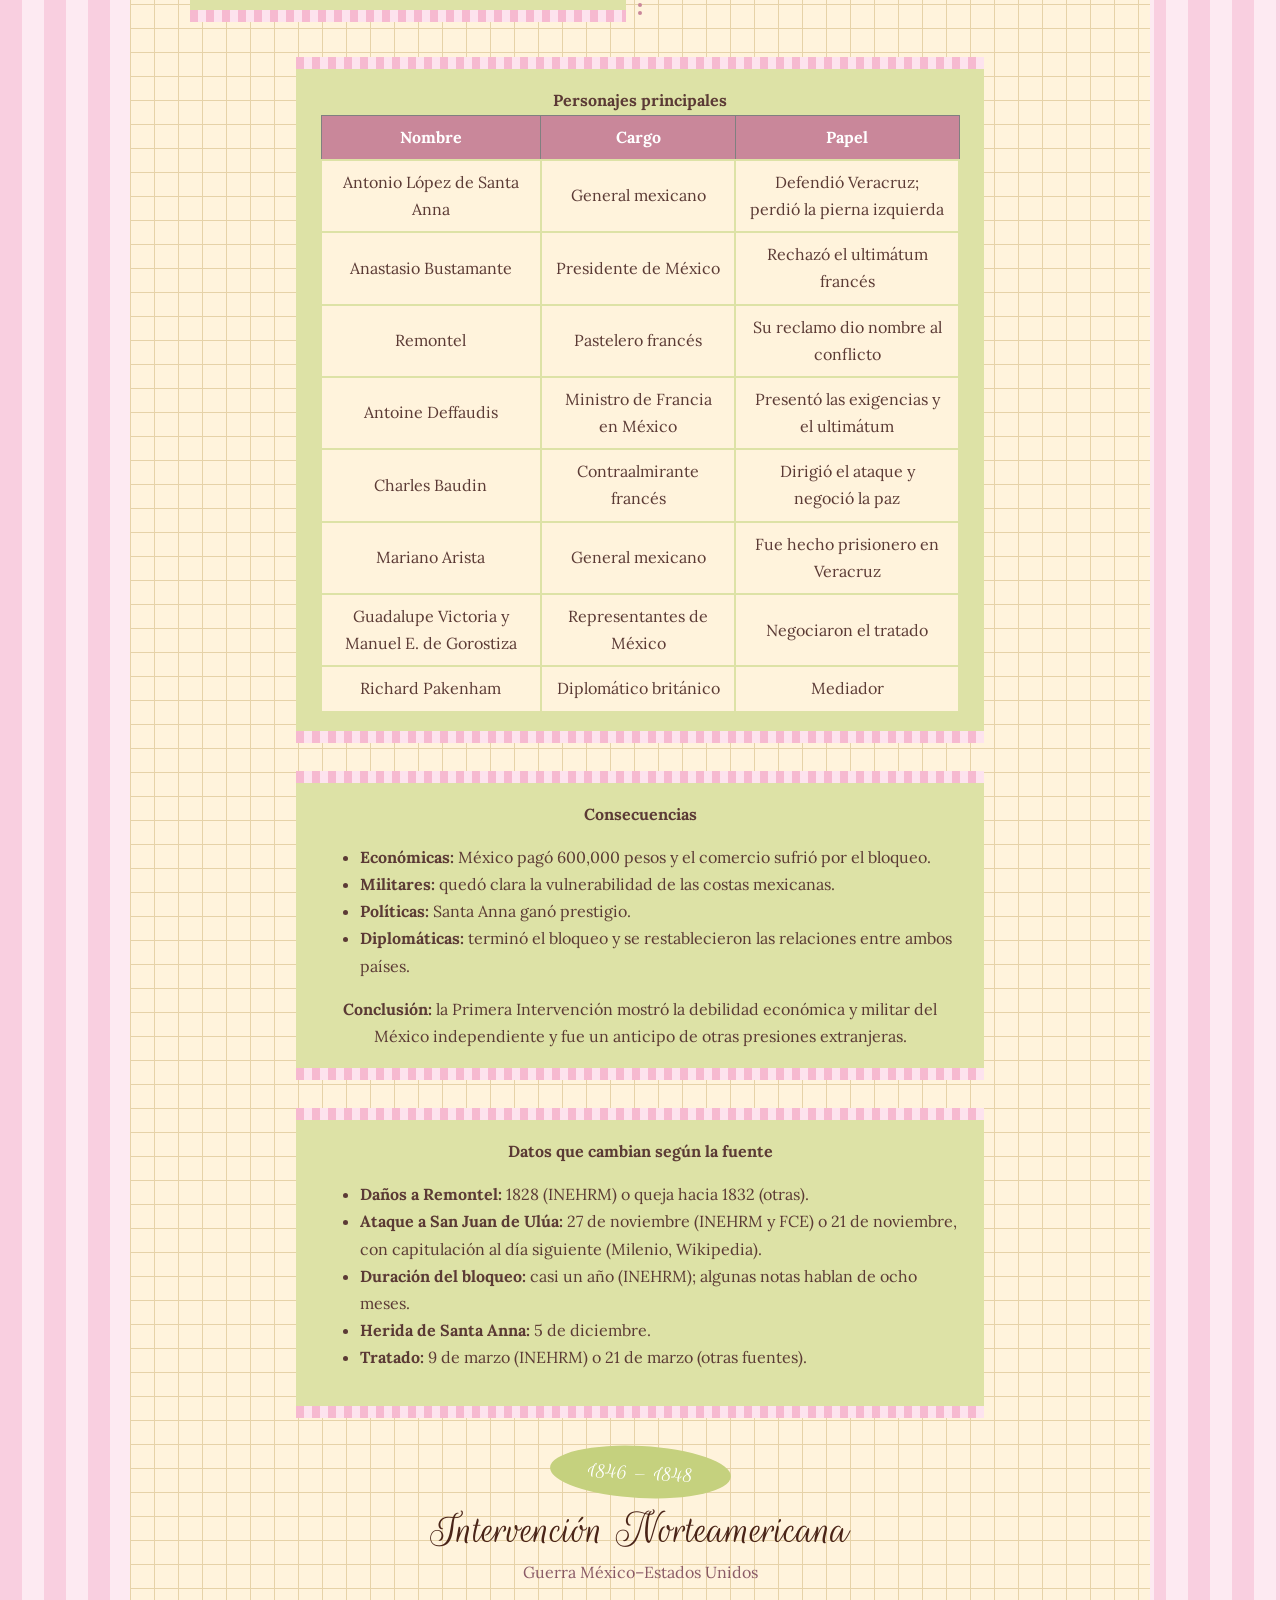
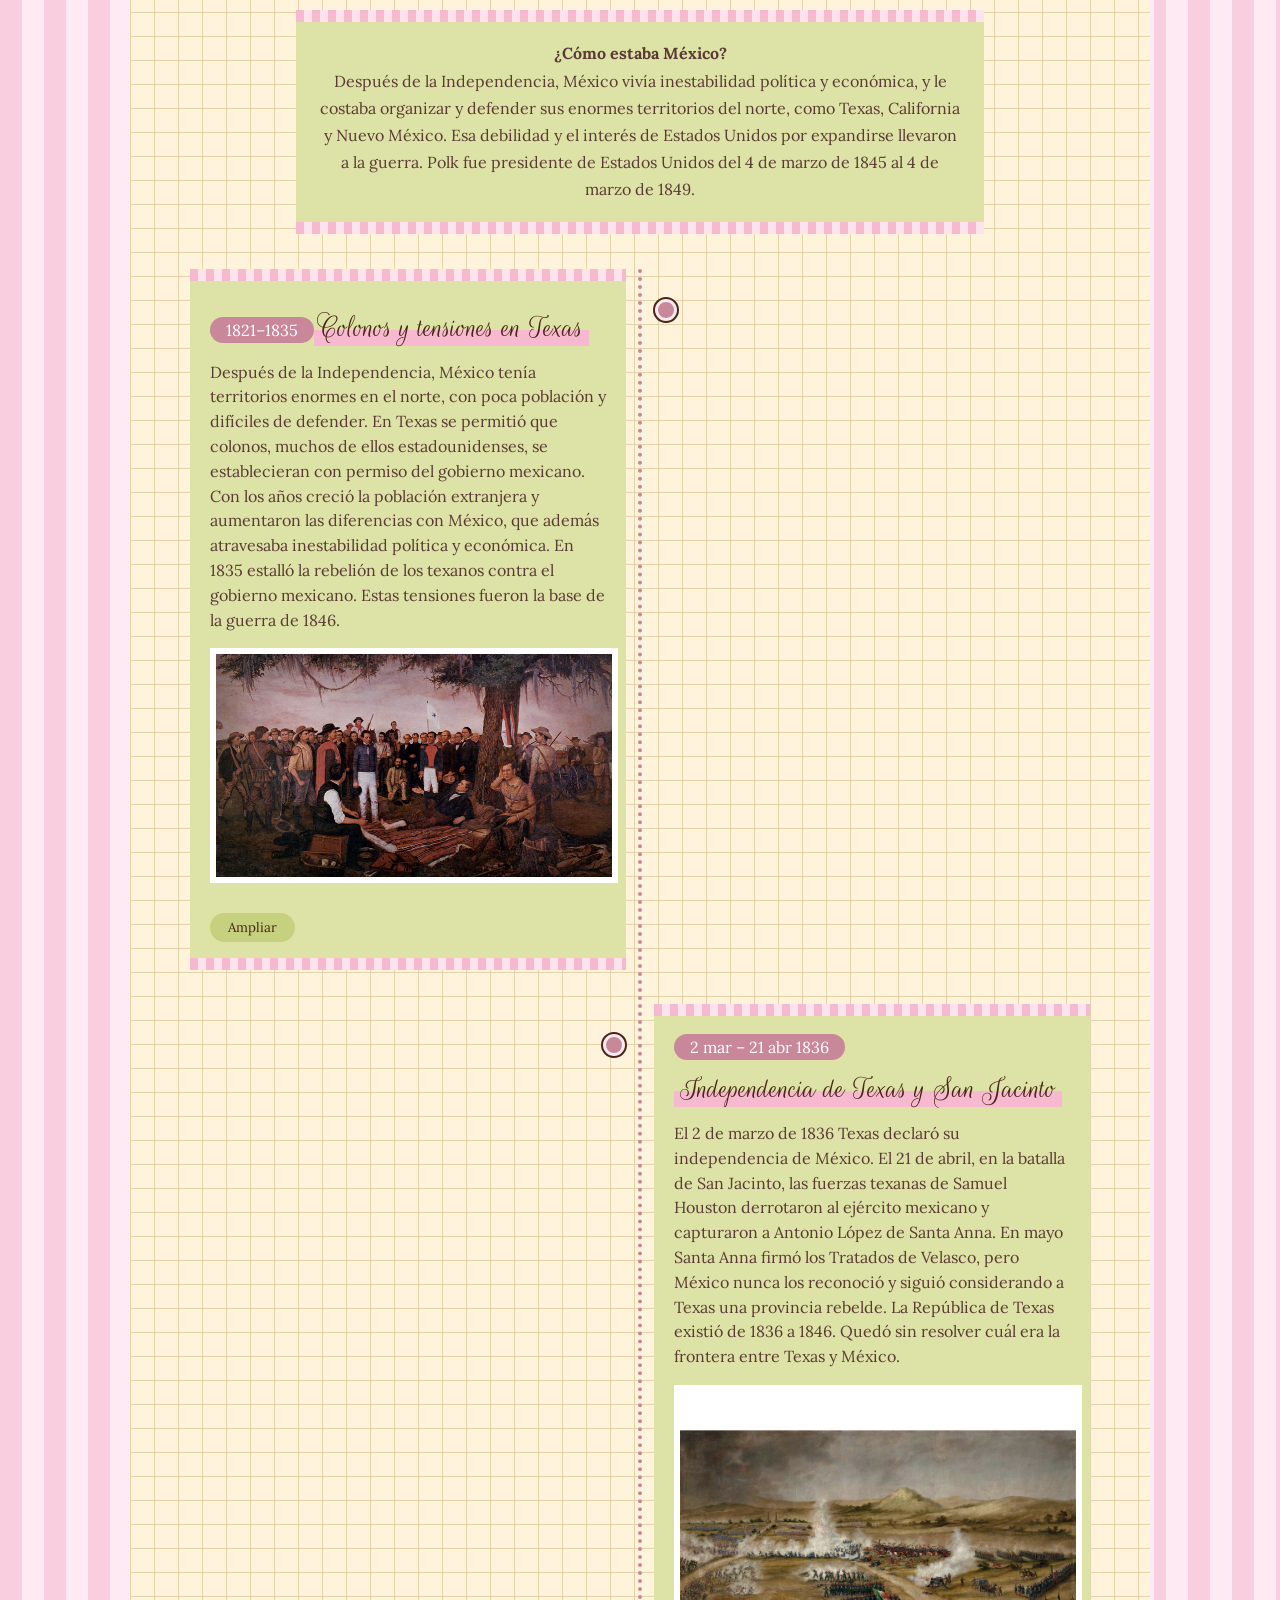
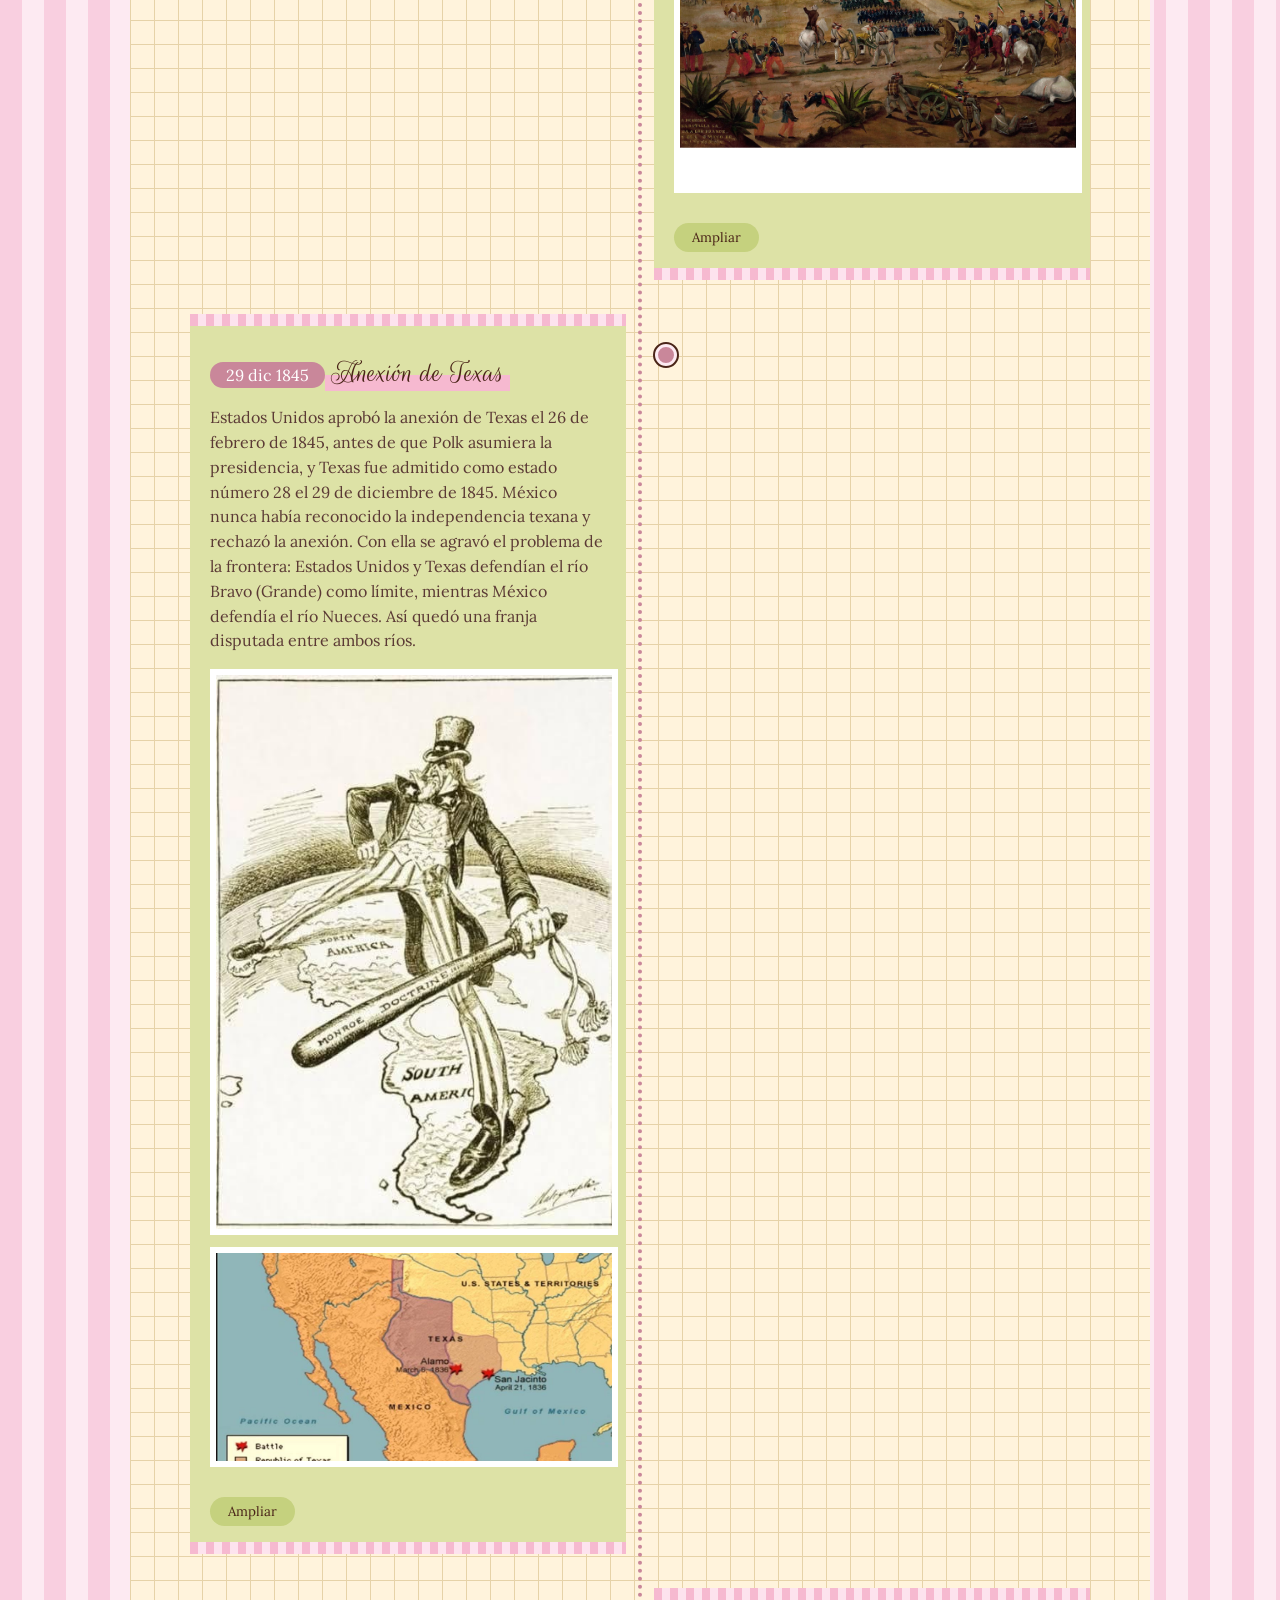
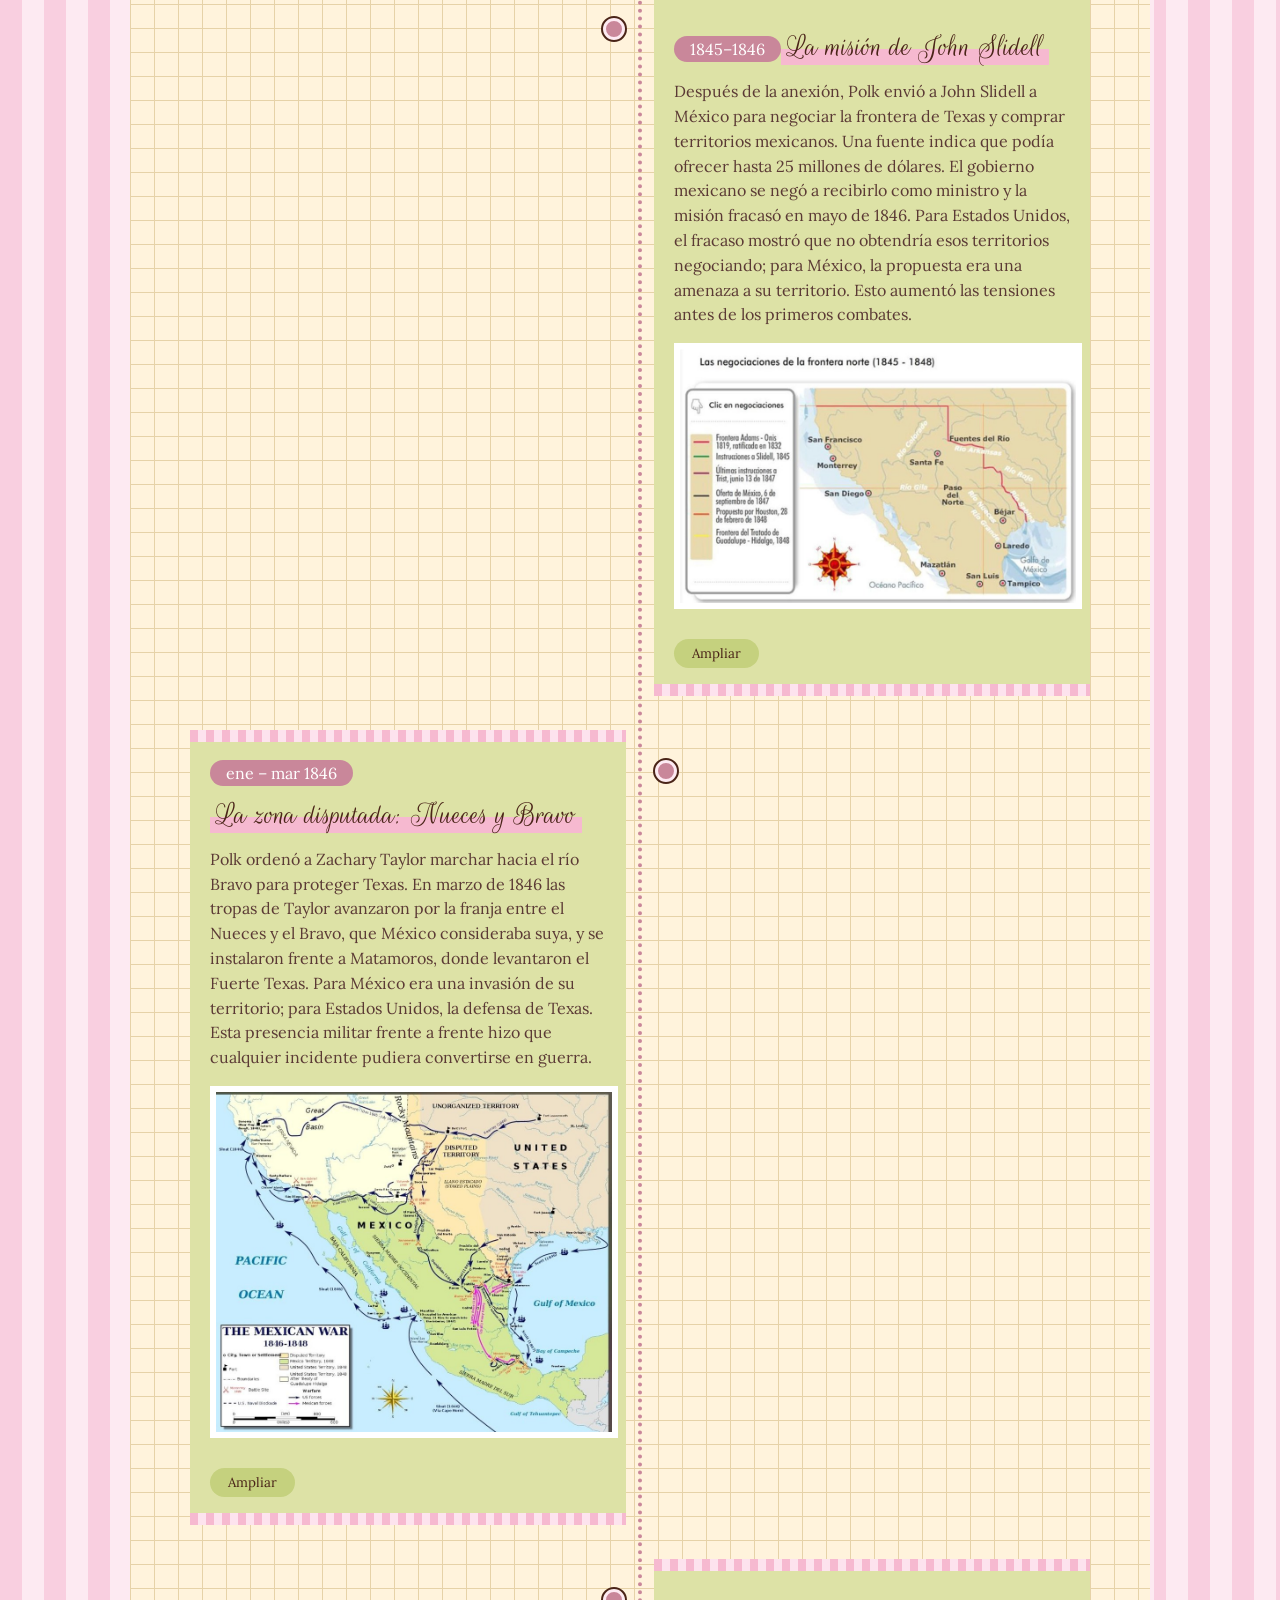
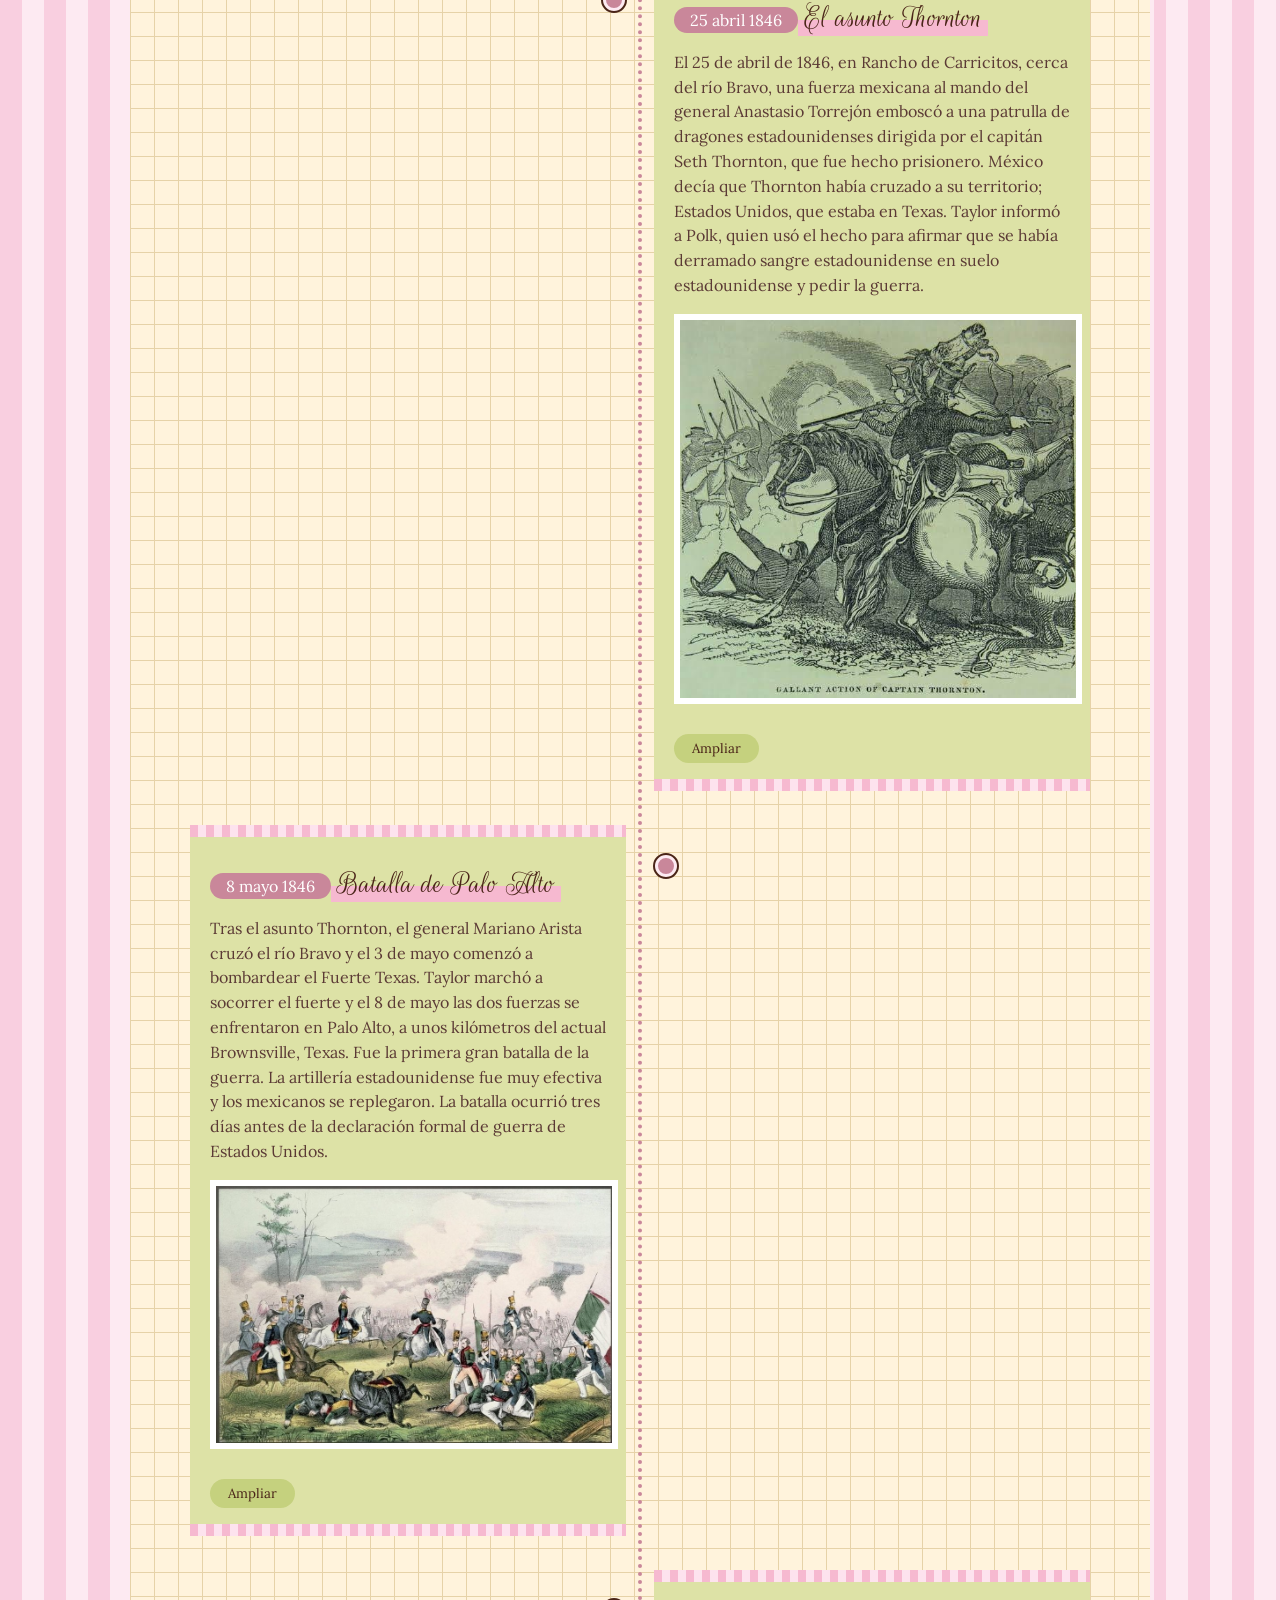
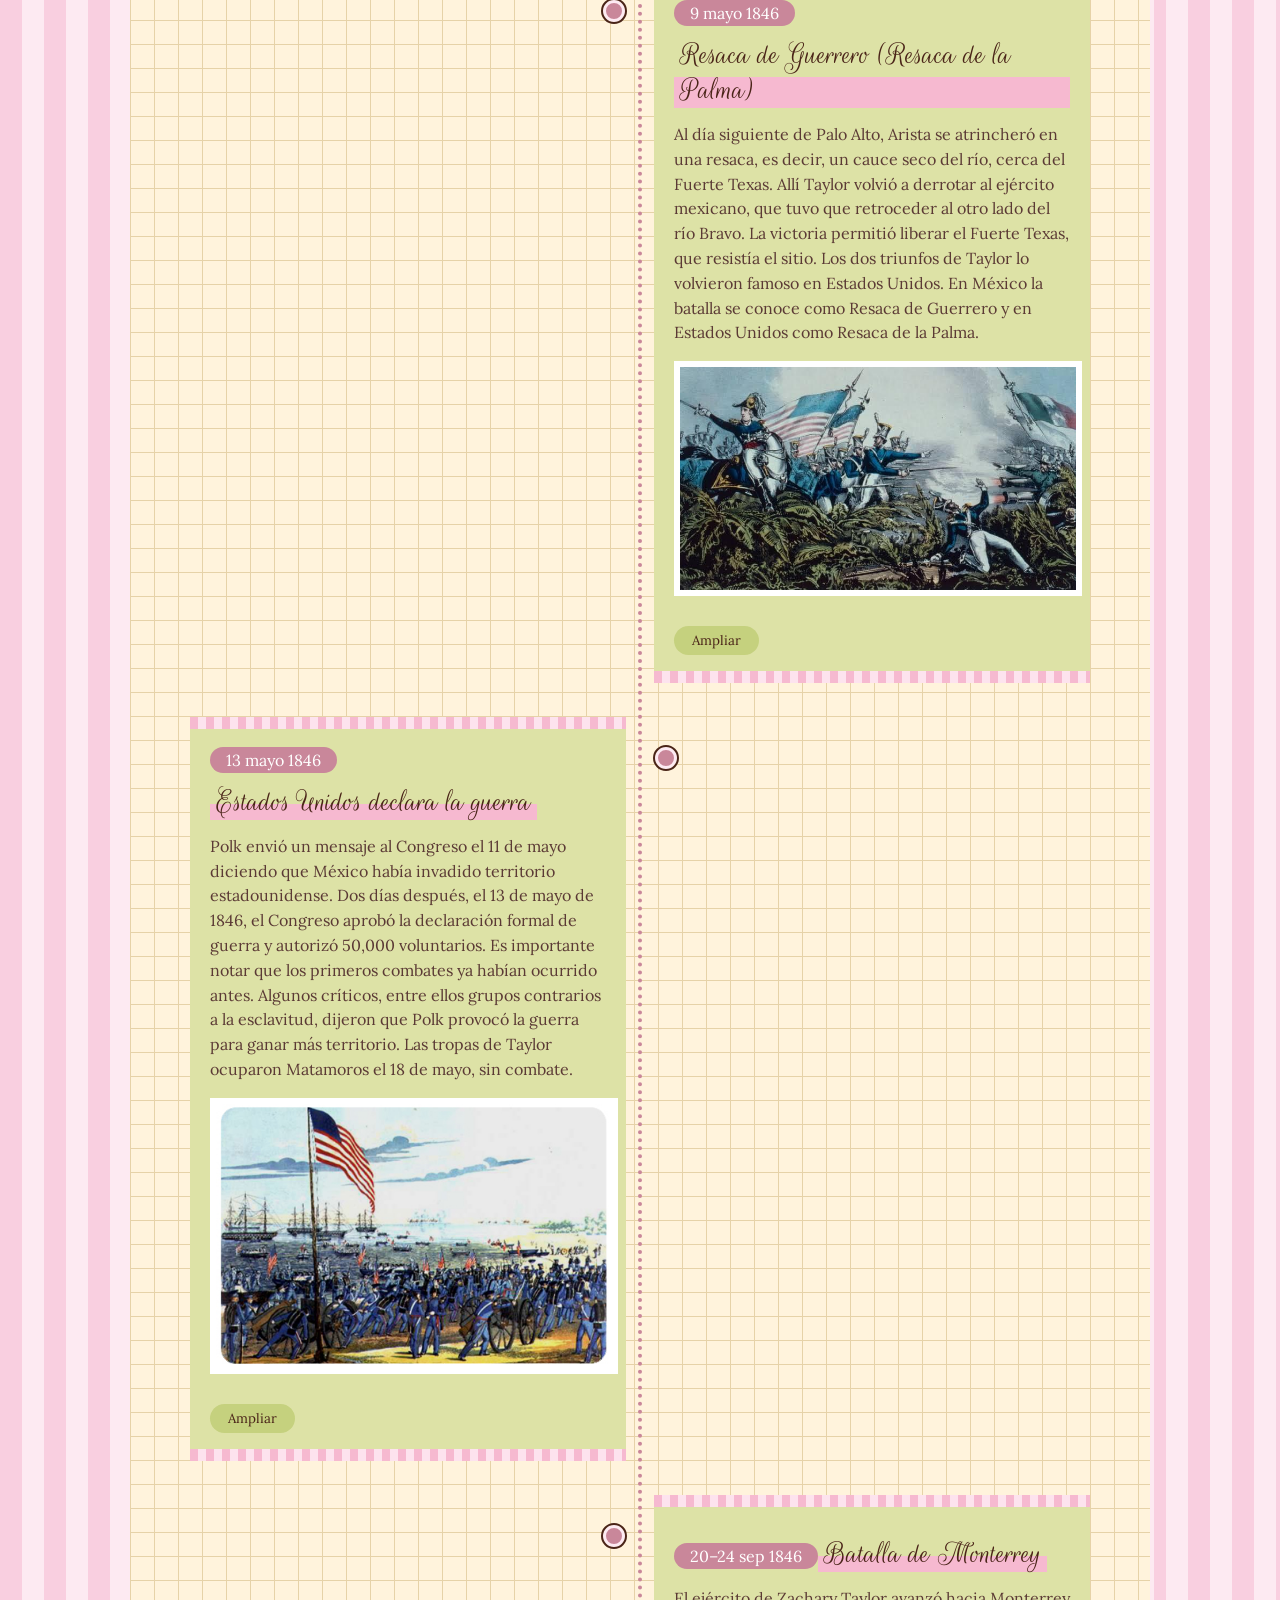
<file: timeline.html>
<!doctype html>
<html>
<head>
<meta charset="utf-8">
<meta name="viewport" content="width=device-width, initial-scale=1">
<title>Línea del tiempo</title>
<link href="https://fonts.googleapis.com/css2?family=Rouge+Script&family=Lora:wght@400;600&display=swap" rel="stylesheet">
<link rel="stylesheet" href="css/style.css">
<script src="js/script.js"></script>
</head>
<body>
<div id="pagina">
<nav>
<a href="index.html">Inicio</a>
<a href="timeline.html">Línea del tiempo</a>
<a href="personajes.html">Personajes</a>
<a href="fuentes.html">Fuentes</a>
</nav>
<header>
<h1>Línea del tiempo</h1>
<p class="sub">México ante las intervenciones extranjeras · 1838–1867</p>
</header>
<!-- Saltos rápidos a cada etapa (el CSS hace el desplazamiento suave) -->
<nav><a href="#etapa1">1838–1839</a><a href="#etapa2">1846–1848</a><a href="#etapa3">1862–1867</a><a href="#conclusion">Conclusión</a></nav>

<!-- ============ ETAPA 1 ============ -->
<div id="etapa1" style="text-align:center"><span class="pildora mauve">1838 – 1839</span><h2 class="etapa">Primera Intervención Francesa</h2><p class="sub">Guerra de los Pasteles</p></div>

<div class="caja"><strong>¿Cómo estaba México?</strong><br>Tras la Independencia, México vivía inestabilidad política, deudas y conflictos internos. Durante las revueltas, comerciantes franceses establecidos en el país sufrieron daños y presentaron reclamaciones. El gobierno mexicano respondió que no estaba obligado a pagar daños causados por las facciones en pleito, y Francia usó esas reclamaciones como pretexto de presión. En 1838 el presidente era Anastasio Bustamante.</div>

<div class="linea">

<div class="evento izquierda">
<span class="fecha">1828–1832</span><h3>El caso del pastelero Remontel</h3>
<p>Después de la Independencia, varios comerciantes franceses que vivían en México se quejaron por los daños que sufrieron durante los conflictos internos. Uno de los casos más conocidos fue el de Remontel, dueño de una pastelería, que reclamó una indemnización por los destrozos en su negocio. Pero otras fuentes cuentan que oficiales mexicanos se fueron sin pagar y que la queja se presentó hacia 1832. Su caso fue más simbólico que decisivo: el reclamo total de Francia llegó a 600,000 pesos. Aun así, el pastelero dio nombre popular al conflicto: la Guerra de los Pasteles.</p>
<div></div>
	<img src="img/img2.jpg" alt="Pastelería del siglo XIX" >
<br><button onclick="mostrar('a1')">Ampliar</button>
<div class="mas" id="a1"><strong>Personajes:</strong> Remontel (pastelero francés) y oficiales mexicanos.<br><strong>Lugar:</strong> Ciudad de México (algunas fuentes dicen Tacubaya).<br><strong>Causas:</strong> daños en revueltas internas.<br><strong>Consecuencias:</strong> el caso dio nombre al conflicto.</div>
</div>

<div class="evento derecha">
<span class="fecha">1836 – 15 abril 1838</span><h3>El ultimátum francés</h3>
<p>Desde 1836 el gobierno francés, por medio de su ministro en México, el barón Antoine Deffaudis, pidió que se pagaran las reclamaciones de sus ciudadanos. México respondió que no tenía obligación de indemnizar daños causados por las facciones políticas en pleito. En enero de 1838 Deffaudis pidió sus pasaportes y salió de la capital hacia Veracruz. Francia envió después una flota de guerra y presentó un ultimátum: pagar 600,000 pesos y dar garantías a los franceses residentes, con plazo hasta el 15 de abril de 1838. El gobierno del presidente Anastasio Bustamante no aceptó las condiciones.</p>
<div><img src="img/flota.jpg" alt="Flota francesa frente a Veracruz"></div>
<br><button onclick="mostrar('a2')">Ampliar</button>
<div class="mas" id="a2"><strong>Personajes:</strong> barón Antoine Deffaudis, rey Luis Felipe I de Francia, presidente Anastasio Bustamante.<br><strong>Lugar:</strong> Ciudad de México y Veracruz.<br><strong>Causas:</strong> reclamaciones económicas y presión diplomática.<br><strong>Consecuencias:</strong> el rechazo mexicano llevó al bloqueo.</div>
</div>

<div class="evento izquierda">
<span class="fecha">16 abril 1838</span><h3>Bloqueo de Veracruz</h3>
<p>Cuando venció el ultimátum, la escuadra francesa comenzó el bloqueo del puerto de Veracruz el 16 de abril de 1838, el almirante Bazoche también bloqueó Tampico. El bloqueo afectó el comercio por mar y la economía de un país que ya estaba en crisis. México seguía negándose a pagar, y Francia mandó más barcos bajo el mando del contraalmirante Charles Baudin, que llegaron a finales de 1838. El bloqueo duró casi un año, hasta el 9 de marzo de 1839.</p>
<div><img src="img/bloqveracruz.jpeg" alt="Escuadra francesa frente a Veracruz y bombardeo a San Juan de Ulúa"></div>
<br><button onclick="mostrar('a3')">Ampliar</button>
<div class="mas" id="a3"><strong>Personajes:</strong> almirante Bazoche, Charles Baudin, Anastasio Bustamante.<br><strong>Lugar:</strong> puerto de Veracruz.<br><strong>Causas:</strong> negativa mexicana a pagar.<br><strong>Consecuencias:</strong> comercio dañado y presión sobre el gobierno.</div>
</div>

<div class="evento derecha">
<span class="fecha">27 nov 1838</span><h3>Ataque a San Juan de Ulúa</h3>
<p>A finales de 1838 llegó la escuadra del contraalmirante Charles Baudin con nuevas exigencias: los 600,000 pesos y, una cantidad adicional por los gastos de la flota. Como México no aceptó, las fuerzas francesas abrieron fuego contra la fortaleza de San Juan de Ulúa, la principal defensa del puerto de Veracruz. La fortaleza no pudo resistir y capituló ante los franceses, que quedaron en posición ventajosa frente al puerto. Poco después el gobierno de Bustamante declaró la guerra a Francia.</p>
<div><img src="img/ataqulua.jpg" alt="Escuadra francesa frente a Veracruz y bombardeo a San Juan de Ulúa"></div>
<br><button onclick="mostrar('a4')">Ampliar</button>
<div class="mas" id="a4"><strong>Personajes:</strong> Charles Baudin, Antonio López de Santa Anna.<br><strong>Lugar:</strong> San Juan de Ulúa, Veracruz.<br><strong>Causas:</strong> rechazo de las exigencias francesas.<br><strong>Consecuencias:</strong> capitulación de la fortaleza y paso a la guerra abierta.</div>
</div>

<div><b></b>
</div>

<div class="evento izquierda">
<span class="fecha">4–5 dic 1838</span><h3>Santa Anna defiende Veracruz</h3>
<p>Después de la capitulación, las tropas francesas desembarcaron en Veracruz el 4 de diciembre de 1838 y trataron de tomar el puerto. El general Antonio López de Santa Anna, que había salido de su hacienda para revisar las defensas, tomó el mando y logró que los franceses se replegaran, aunque no tenía fuerza para romper el bloqueo. En el combate, un disparo de cañón francés lo hirió gravemente en la pierna izquierda, que le fue amputada. Más tarde usó una prótesis de madera. El general Mariano Arista fue hecho prisionero. Aun sin romper el bloqueo, Santa Anna ganó prestigio político.</p>
<div><img src="img/defveracruz.jpg" alt="Combate en Veracruz durante la defensa de 1838"></div>
<br><button onclick="mostrar('a5')">Ampliar</button>
<div class="mas" id="a5"><strong>Personajes:</strong> Santa Anna, Mariano Arista, Charles Baudin.<br><strong>Lugar:</strong> Veracruz.<br><strong>Causas:</strong> desembarco francés tras la caída del fuerte.<br><strong>Consecuencias:</strong> Santa Anna herido, más prestigio político para él.</div>
</div>

<div class="evento derecha">
<span class="fecha">ene – mar 1839</span><h3>La mediación británica</h3>
<p>Como el bloqueo también afectaba a intereses de otros países europeos, Gran Bretaña envió su flota de las Indias Occidentales para mediar. El diplomático británico Richard Pakenham reunió a Charles Baudin con los representantes de México, Guadalupe Victoria y Manuel Eduardo de Gorostiza. Las negociaciones se desarrollaron a comienzos de 1839, mientras seguía el bloqueo. Era una salida para México, que no podía romper el bloqueo por la fuerza. Esta mediación evitó que continuaran los combates y abrió el camino a un acuerdo.</p>
<div><img src="img/negociacion.jpg" alt="Mediación británica: firma del Tratado de Veracruz, 1839"></div>
<br><button onclick="mostrar('a6')">Ampliar</button>
<div class="mas" id="a6"><strong>Personajes:</strong> Richard Pakenham, Charles Baudin, Guadalupe Victoria, Manuel Eduardo de Gorostiza.<br><strong>Lugar:</strong> Veracruz.<br><strong>Causas:</strong> bloqueo prolongado e intereses británicos.<br><strong>Consecuencias:</strong> acuerdo de paz.</div>
</div>

<div class="evento izquierda">
<span class="fecha">9 marzo 1839</span><h3>Tratado de Paz</h3>
<p>El 9 de marzo de 1839 México y Francia firmaron en Veracruz el Tratado de Paz, con lo que terminó la Primera Intervención Francesa, según el INEHRM. México se comprometió a pagar 600,000 pesos por las reclamaciones de los franceses, pero no aceptó dar garantías especiales a los extranjeros en el futuro. Francia levantó el bloqueo, dejó de cobrar los gastos de la guerra y devolvió el fuerte de San Juan de Ulúa y las naves mexicanas que había capturado.</p>
<div><img src="img/pazfranmexreal.jpg" alt="Mediación británica: firma del Tratado de Veracruz, 1839"></div>
<br><button onclick="mostrar('a7')">Ampliar</button>
<div class="mas" id="a7"><strong>Personajes:</strong> Baudin, Victoria, Gorostiza, Pakenham.<br><strong>Lugar:</strong> Veracruz.<br><strong>Causas:</strong> agotamiento del bloqueo y mediación.<br><strong>Consecuencias:</strong> pago de 600,000 pesos y fin del bloqueo.</div>
</div>

</div>

<div class="caja"><strong>Personajes principales</strong>
<table border="1">
<tr><th>Nombre</th><th>Cargo</th><th>Papel</th></tr>
<tr><td>Antonio López de Santa Anna</td><td>General mexicano</td><td>Defendió Veracruz; perdió la pierna izquierda</td></tr>
<tr><td>Anastasio Bustamante</td><td>Presidente de México</td><td>Rechazó el ultimátum francés</td></tr>
<tr><td>Remontel</td><td>Pastelero francés</td><td>Su reclamo dio nombre al conflicto</td></tr>
<tr><td>Antoine Deffaudis</td><td>Ministro de Francia en México</td><td>Presentó las exigencias y el ultimátum</td></tr>
<tr><td>Charles Baudin</td><td>Contraalmirante francés</td><td>Dirigió el ataque y negoció la paz</td></tr>
<tr><td>Mariano Arista</td><td>General mexicano</td><td>Fue hecho prisionero en Veracruz</td></tr>
<tr><td>Guadalupe Victoria y Manuel E. de Gorostiza</td><td>Representantes de México</td><td>Negociaron el tratado</td></tr>
<tr><td>Richard Pakenham</td><td>Diplomático británico</td><td>Mediador</td></tr>
</table></div>

<div class="caja"><strong>Consecuencias</strong>
<ul style="text-align:left"><li><strong>Económicas:</strong> México pagó 600,000 pesos y el comercio sufrió por el bloqueo.</li><li><strong>Militares:</strong> quedó clara la vulnerabilidad de las costas mexicanas.</li><li><strong>Políticas:</strong> Santa Anna ganó prestigio.</li><li><strong>Diplomáticas:</strong> terminó el bloqueo y se restablecieron las relaciones entre ambos países.</li></ul>
<strong>Conclusión:</strong> la Primera Intervención mostró la debilidad económica y militar del México independiente y fue un anticipo de otras presiones extranjeras.</div>

<div class="caja"><strong>Datos que cambian según la fuente</strong>
<ul style="text-align:left"><li><strong>Daños a Remontel:</strong> 1828 (INEHRM) o queja hacia 1832 (otras).</li><li><strong>Ataque a San Juan de Ulúa:</strong> 27 de noviembre (INEHRM y FCE) o 21 de noviembre, con capitulación al día siguiente (Milenio, Wikipedia).</li><li><strong>Duración del bloqueo:</strong> casi un año (INEHRM); algunas notas hablan de ocho meses.</li><li><strong>Herida de Santa Anna:</strong> 5 de diciembre.</li><li><strong>Tratado:</strong> 9 de marzo (INEHRM) o 21 de marzo (otras fuentes).</li></ul></div>

<!-- ============ ETAPA 2 ============ -->
<div id="etapa2" style="text-align:center"><span class="pildora verde">1846 – 1848</span><h2 class="etapa">Intervención Norteamericana</h2><p class="sub">Guerra México–Estados Unidos</p></div>
<div class="caja"><strong>¿Cómo estaba México?</strong><br>Después de la Independencia, México vivía inestabilidad política y económica, y le costaba organizar y defender sus enormes territorios del norte, como Texas, California y Nuevo México. Esa debilidad y el interés de Estados Unidos por expandirse llevaron a la guerra. Polk fue presidente de Estados Unidos del 4 de marzo de 1845 al 4 de marzo de 1849.</div>
<div class="linea">
<div class="evento izquierda">
<span class="fecha">1821–1835</span><h3>Colonos y tensiones en Texas</h3>
<p>Después de la Independencia, México tenía territorios enormes en el norte, con poca población y difíciles de defender. En Texas se permitió que colonos, muchos de ellos estadounidenses, se establecieran con permiso del gobierno mexicano. Con los años creció la población extranjera y aumentaron las diferencias con México, que además atravesaba inestabilidad política y económica. En 1835 estalló la rebelión de los texanos contra el gobierno mexicano. Estas tensiones fueron la base de la guerra de 1846.</p>
<div><img src="img/texasss.jpg" alt="Mapa: variaciones territoriales de México, 1824-1853"></div>
<br><button onclick="mostrar('b1')">Ampliar</button>
<div class="mas" id="b1"><strong>Personajes:</strong> colonos texanos, gobierno mexicano, Antonio López de Santa Anna y Valentín Gómez Farías.<br><strong>Lugar:</strong> Texas.<br><strong>Causas→Consecuencias:</strong> diferencias políticas → rebelión de 1835.</div>
</div>
<div class="evento derecha">
<span class="fecha">2 mar – 21 abr 1836</span><h3>Independencia de Texas y San Jacinto</h3>
<p>El 2 de marzo de 1836 Texas declaró su independencia de México. El 21 de abril, en la batalla de San Jacinto, las fuerzas texanas de Samuel Houston derrotaron al ejército mexicano y capturaron a Antonio López de Santa Anna. En mayo Santa Anna firmó los Tratados de Velasco, pero México nunca los reconoció y siguió considerando a Texas una provincia rebelde. La República de Texas existió de 1836 a 1846. Quedó sin resolver cuál era la frontera entre Texas y México.</p>
<div><img src="img/sanja.jpg" alt="Batalla de San Jacinto, 1836"></div>
<br><button onclick="mostrar('b2')">Ampliar</button>
<div class="mas" id="b2"><strong>Personajes:</strong> Samuel Houston, Santa Anna.<br><strong>Lugar:</strong> San Jacinto, Texas.<br><strong>Causas→Consecuencias:</strong> rebelión texana → república independiente no reconocida.</div>
</div>
<div class="evento izquierda">
<span class="fecha">29 dic 1845</span><h3>Anexión de Texas</h3>
<p>Estados Unidos aprobó la anexión de Texas el 26 de febrero de 1845, antes de que Polk asumiera la presidencia, y Texas fue admitido como estado número 28 el 29 de diciembre de 1845. México nunca había reconocido la independencia texana y rechazó la anexión. Con ella se agravó el problema de la frontera: Estados Unidos y Texas defendían el río Bravo (Grande) como límite, mientras México defendía el río Nueces. Así quedó una franja disputada entre ambos ríos.</p>
<div><img src="img/monroe.jpg" alt="Caricatura: Doctrina Monroe y la expansión estadounidense"><img src="img/anex.jpg" alt="Mapa: Texas y el territorio en disputa, 1836-1848"></div>
<br><button onclick="mostrar('b3')">Ampliar</button>
<div class="mas" id="b3"><strong>Personajes:</strong> John Tyler, James K. Polk.<br><strong>Lugar:</strong> Texas.<br><strong>Causas→Consecuencias:</strong> expansión estadounidense → disputa fronteriza.</div>
</div>
<div class="evento derecha">
<span class="fecha">1845–1846</span><h3>La misión de John Slidell</h3>
<p>Después de la anexión, Polk envió a John Slidell a México para negociar la frontera de Texas y comprar territorios mexicanos. Una fuente indica que podía ofrecer hasta 25 millones de dólares. El gobierno mexicano se negó a recibirlo como ministro y la misión fracasó en mayo de 1846. Para Estados Unidos, el fracaso mostró que no obtendría esos territorios negociando; para México, la propuesta era una amenaza a su territorio. Esto aumentó las tensiones antes de los primeros combates.</p>
<div><img src="img/fronteranorte.jpg" alt="Mapa: negociaciones de la frontera norte, 1845-1848"></div>
<br><button onclick="mostrar('b4')">Ampliar</button>
<div class="mas" id="b4"><strong>Personajes:</strong> John Slidell, James K. Polk y José Joaquín de Herrera (presidente de México cuando llegó Slidell).<br><strong>Lugar:</strong> Ciudad de México.<br><strong>Causas→Consecuencias:</strong> interés en California y Nuevo México → negociación fracasada.</div>
</div>
<div class="evento izquierda">
<span class="fecha">ene – mar 1846</span><h3>La zona disputada: Nueces y Bravo</h3>
<p>Polk ordenó a Zachary Taylor marchar hacia el río Bravo para proteger Texas. En marzo de 1846 las tropas de Taylor avanzaron por la franja entre el Nueces y el Bravo, que México consideraba suya, y se instalaron frente a Matamoros, donde levantaron el Fuerte Texas. Para México era una invasión de su territorio; para Estados Unidos, la defensa de Texas. Esta presencia militar frente a frente hizo que cualquier incidente pudiera convertirse en guerra.</p>
<div><img src="img/mapafrontera.jpg" alt="Mapa de la zona disputada entre el Nueces y el Bravo"></div>
<br><button onclick="mostrar('b5')">Ampliar</button>
<div class="mas" id="b5"><strong>Personajes:</strong> Zachary Taylor, James K. Polk y Mariano Paredes y Arrillaga (presidente de México que llegó al poder prometiendo no ceder territorio).<br><strong>Lugar:</strong> entre el Nueces y el Bravo; Matamoros.<br><strong>Causas→Consecuencias:</strong> frontera discutida → choques armados.</div>
</div>
<div class=""><b></b>
</div>
<div class="evento derecha">
<span class="fecha">25 abril 1846</span><h3>El asunto Thornton</h3>
<p>El 25 de abril de 1846, en Rancho de Carricitos, cerca del río Bravo, una fuerza mexicana al mando del general Anastasio Torrejón emboscó a una patrulla de dragones estadounidenses dirigida por el capitán Seth Thornton, que fue hecho prisionero. México decía que Thornton había cruzado a su territorio; Estados Unidos, que estaba en Texas. Taylor informó a Polk, quien usó el hecho para afirmar que se había derramado sangre estadounidense en suelo estadounidense y pedir la guerra.</p>
<div><img src="img/thornton.jpg" alt="Grabado: acción del capitán Thornton"></div>
<br><button onclick="mostrar('b6')">Ampliar</button>
<div class="mas" id="b6"><strong>Personajes:</strong> Anastasio Torrejón, Seth Thornton, Taylor, Polk.<br><strong>Lugar:</strong> Rancho de Carricitos.<br><strong>Causas→Consecuencias:</strong> frontera disputada → petición de guerra.</div>
</div>
<div class="evento izquierda">
<span class="fecha">8 mayo 1846</span><h3>Batalla de Palo Alto</h3>
<p>Tras el asunto Thornton, el general Mariano Arista cruzó el río Bravo y el 3 de mayo comenzó a bombardear el Fuerte Texas. Taylor marchó a socorrer el fuerte y el 8 de mayo las dos fuerzas se enfrentaron en Palo Alto, a unos kilómetros del actual Brownsville, Texas. Fue la primera gran batalla de la guerra. La artillería estadounidense fue muy efectiva y los mexicanos se replegaron. La batalla ocurrió tres días antes de la declaración formal de guerra de Estados Unidos.</p>
<div><img src="img/palo.jpg" alt="Batalla de Palo Alto, 1846"></div>
<br><button onclick="mostrar('b7')">Ampliar</button>
<div class="mas" id="b7"><strong>Personajes:</strong> Mariano Arista, Zachary Taylor.<br><strong>Lugar:</strong> Palo Alto, cerca de Brownsville.<br><strong>Causas→Consecuencias:</strong> sitio del Fuerte Texas → victoria estadounidense.</div>
</div>
<div class="evento derecha">
<span class="fecha">9 mayo 1846</span><h3>Resaca de Guerrero (Resaca de la Palma)</h3>
<p>Al día siguiente de Palo Alto, Arista se atrincheró en una resaca, es decir, un cauce seco del río, cerca del Fuerte Texas. Allí Taylor volvió a derrotar al ejército mexicano, que tuvo que retroceder al otro lado del río Bravo. La victoria permitió liberar el Fuerte Texas, que resistía el sitio. Los dos triunfos de Taylor lo volvieron famoso en Estados Unidos. En México la batalla se conoce como Resaca de Guerrero y en Estados Unidos como Resaca de la Palma.</p>
<div><img src="img/resaca.jpg" alt="Litografía de combate con banderas de Estados Unidos y México"></div>
<br><button onclick="mostrar('b8')">Ampliar</button>
<div class="mas" id="b8"><strong>Personajes:</strong> Arista, Taylor.<br><strong>Lugar:</strong> cerca de Brownsville y Matamoros.<br><strong>Causas→Consecuencias:</strong> repliegue de Palo Alto → mexicanos cruzan el Bravo.<br></div>
</div>
<div class="evento izquierda">
<span class="fecha">13 mayo 1846</span><h3>Estados Unidos declara la guerra</h3>
<p>Polk envió un mensaje al Congreso el 11 de mayo diciendo que México había invadido territorio estadounidense. Dos días después, el 13 de mayo de 1846, el Congreso aprobó la declaración formal de guerra y autorizó 50,000 voluntarios. Es importante notar que los primeros combates ya habían ocurrido antes. Algunos críticos, entre ellos grupos contrarios a la esclavitud, dijeron que Polk provocó la guerra para ganar más territorio. Las tropas de Taylor ocuparon Matamoros el 18 de mayo, sin combate.</p>
<div><img src="img/decg.jpg" alt="Estados Unidos declara la guerra"></div>
<br><button onclick="mostrar('b9')">Ampliar</button>
<div class="mas" id="b9"><strong>Personajes:</strong> James K. Polk, Congreso de EE. UU.<br><strong>Lugar:</strong> Washington.<br><strong>Causas→Consecuencias:</strong> asunto Thornton y batallas → guerra declarada.</div>
</div>
<div class="evento derecha">
<span class="fecha">20–24 sep 1846</span><h3>Batalla de Monterrey</h3>
<p>El ejército de Zachary Taylor avanzó hacia Monterrey y combatió contra las fuerzas mexicanas del general Pedro de Ampudia del 20 al 24 de septiembre de 1846. Los combates fueron duros y terminaron con una rendición negociada y un armisticio de ocho semanas. Monterrey quedó en manos estadounidenses, lo que les dio el control de una ciudad clave en el norte.</p>
<div><img src="img/monterrey.jpg" alt="Batalla de Monterrey, 1846"></div>
<br><button onclick="mostrar('b10')">Ampliar</button>
<div class="mas" id="b10"><strong>Personajes:</strong> Taylor, Pedro de Ampudia.<br><strong>Lugar:</strong> Monterrey, Nuevo León.<br><strong>Causas→Consecuencias:</strong> avance al interior → control del norte.</div>
</div>
<div class="evento izquierda">
<span class="fecha">22–23 feb 1847</span><h3>La Angostura (Buena Vista)</h3>
<p>Santa Anna llevó un ejército de unos 14,000 hombres contra los unos 5,000 de Taylor, que se había colocado en La Angostura, cerca de Saltillo. La batalla fue muy dura y la artillería estadounidense fue importante. Durante la noche el ejército mexicano se retiró y Taylor no lo persiguió. Los mexicanos ven la lucha como una defensa valiente; los estadounidenses, como una victoria. Taylor conservó el control del noreste de México, pero la guerra continuó.</p>
<div><img src="img/angostura.jpg" alt="Batalla de La Angostura (Buena Vista), 1847"></div>
<br><button onclick="mostrar('b11')">Ampliar</button>
<div class="mas" id="b11"><strong>Personajes:</strong> Santa Anna, Zachary Taylor.<br><strong>Lugar:</strong> La Angostura, cerca de Saltillo.<br><strong>Causas→Consecuencias:</strong> avance de Santa Anna → retirada mexicana.</div>
</div>
<div class="evento derecha">
<span class="fecha">9–29 marzo 1847</span><h3>Desembarco y sitio de Veracruz</h3>
<p>Estados Unidos abrió un segundo frente: el general Winfield Scott desembarcó cerca de Veracruz el 9 de marzo de 1847 y sitió el puerto, que fue bombardeado y tomado el 29 de marzo. Durante el sitio, los soldados estadounidenses empezaron a enfermar de fiebre amarilla. Veracruz era una plaza muy importante, y su caída permitió a Scott iniciar la marcha hacia la Ciudad de México. Esta campaña fue la más decisiva de la guerra.</p>
<div><img src="img/desmver.jpg" alt="Desembarco de las fuerzas estadounidenses de Scott cerca de Veracruz"></div>
<br><button onclick="mostrar('b12')">Ampliar</button>
<div class="mas" id="b12"><strong>Personajes:</strong> Winfield Scott, Santa Anna.<br><strong>Lugar:</strong> Veracruz.<br><strong>Causas→Consecuencias:</strong> plan de invadir el centro → camino a la capital.</div>
</div>
<div class="evento izquierda">
<span class="fecha">abr – sep 1847</span><h3>Hacia la capital: Cerro Gordo, Padierna, Churubusco y Molino del Rey</h3>
<p>Scott derrotó a Santa Anna en Cerro Gordo el 18 de abril de 1847 y siguió hacia la capital. En agosto se libraron las batallas de Padierna o Contreras (19–20 de agosto) y Churubusco (20 de agosto), a pocos kilómetros de la Ciudad de México. El 8 de septiembre se libró la batalla de Molino del Rey. En cada una, el ejército mexicano resistió, pero el estadounidense avanzó y quedó cerca de la capital.</p>
<div><img src="img/churubusco.jpg" alt="Batalla de Cerro Gordo, 1847"></div>
<br><button onclick="mostrar('b13')">Ampliar</button>
<div class="mas" id="b13"><strong>Personajes:</strong> Scott, Santa Anna.<br><strong>Lugar:</strong> Cerro Gordo, Padierna, Churubusco, Molino del Rey.<br><strong>Causas→Consecuencias:</strong> avance estadounidense → asedio de la capital.</div>
</div>
<div class="evento derecha">
<span class="fecha">12–14 sep 1847</span><h3>Chapultepec y toma de la capital</h3>
<p>El ejército de Scott encontró el camino a la capital bloqueado por el Castillo de Chapultepec y lo asaltó el 13 de septiembre. Después de la resistencia mexicana en las calzadas, el 14 de septiembre las tropas estadounidenses ocuparon la Ciudad de México. Hubo resistencia también de los habitantes de la ciudad. La caída de la capital llevó al gobierno mexicano a abrir negociaciones para terminar la guerra. La tradición recuerda a los cadetes del Colegio Militar (Niños Héroes).</p>
<div><img src="img/chapultepec.jpg" alt="Castillo de Chapultepec, 1847"></div>
<br><button onclick="mostrar('b14')">Ampliar</button>
<div class="mas" id="b14"><strong>Personajes:</strong> Winfield Scott, Santa Anna.<br><strong>Lugar:</strong> Castillo de Chapultepec, Ciudad de México.<br><strong>Causas→Consecuencias:</strong> asalto al castillo → ocupación de la capital.</div>
</div>
<div class="evento izquierda">
<span class="fecha">2 feb 1848</span><h3>Tratado de Guadalupe Hidalgo</h3>
<p>El 2 de febrero de 1848 se firmó en Guadalupe Hidalgo, al norte de la Ciudad de México, el tratado que puso fin a la guerra. Nicholas Trist lo negoció por Estados Unidos, aunque Polk lo había llamado de regreso. México renunció a Texas y aceptó el Río Grande como frontera, y cedió un enorme territorio. Estados Unidos pagó 15 millones de dólares y asumió reclamaciones de sus ciudadanos. El Senado estadounidense lo aprobó el 10 de marzo, México el 19 de mayo y las ratificaciones se intercambiaron en Querétaro el 30 de mayo.</p>
<div><img src="img/guadalupe.jpg" alt="Firma del Tratado de Guadalupe Hidalgo, 1848"><img src="img/tratado1848.jpg" alt="Portada del Tratado de Paz, Amistad y Límites, 1848"></div>
<br><button onclick="mostrar('b15')">Ampliar</button>
<div class="mas" id="b15"><strong>Personajes:</strong> Nicholas Trist y Polk por Estados Unidos; Luis G. Cuevas, Bernardo Couto y Miguel Atristáin por México.<br><strong>Lugar:</strong> Guadalupe Hidalgo, CDMX.<br><strong>Causas→Consecuencias:</strong> ocupación de la capital → cambio de frontera.</div>
</div>

</div>
<div class="caja"><strong>Personajes principales</strong>
<table border="1">
<tr><th>Nombre</th><th>Papel</th></tr>
<tr><td>James K. Polk</td><td>Presidente de EE. UU.; impulsó la expansión y pidió la guerra</td></tr>
<tr><td>Zachary Taylor</td><td>General; ganó Palo Alto, Resaca, Monterrey y Buena Vista</td></tr>
<tr><td>Winfield Scott</td><td>General; tomó Veracruz y la Ciudad de México</td></tr>
<tr><td>Antonio López de Santa Anna</td><td>General y presidente mexicano; comandó en la Angostura y en la defensa de la capital</td></tr>
<tr><td>Mariano Arista</td><td>General mexicano en Palo Alto y Resaca</td></tr>
<tr><td>Anastasio Torrejón y Pedro de Ampudia</td><td>Generales mexicanos (Thornton y Monterrey)</td></tr>
<tr><td>John Slidell y Nicholas Trist</td><td>Enviados de EE. UU. (misión de 1845 y tratado de 1848)</td></tr>
<tr><td>Valentín Gómez Farías, José Joaquín de Herrera y Mariano Paredes y Arrillaga</td><td>Políticos mexicanos de la época: reformas liberales, rechazo a Slidell y presidencia de 1846</td></tr>
<tr><td>Luis G. Cuevas, Bernardo Couto y Miguel Atristáin</td><td>Representantes mexicanos en la negociación del Tratado de Guadalupe Hidalgo</td></tr>
</table></div>
<div class="caja"><strong>Consecuencias</strong>
<ul style="text-align:left"><li><strong>Territorio:</strong> México cedió cerca de 525,000 millas cuadradas (unos 1.36 millones de km²); suele decirse que perdió alrededor del 55 % de su territorio, cifra que varía según se cuente Texas. Los territorios cedidos abarcaron los actuales California, Nevada, Utah, Nuevo México y Arizona, y partes de Colorado, Wyoming, Kansas y Oklahoma.</li><li><strong>Frontera:</strong> México renunció a Texas y se aceptó el Río Grande.</li><li><strong>Económicas:</strong> EE. UU. pagó 15 millones de dólares y asumió reclamaciones de sus ciudadanos.</li><li><strong>Personas:</strong> los mexicanos en esas zonas podían mudarse a México o recibir la ciudadanía estadounidense.</li><li><strong>Políticas:</strong> la derrota debilitó a Santa Anna y agravó la tensión entre conservadores y liberales.</li></ul>
<strong>Conclusión:</strong> fue la guerra que más cambió el mapa de México y dejó una huella profunda en su memoria nacional.</div>
<div class="caja"><strong>Antes y después de 1848</strong>
<table border="1"><tr><th>Antes</th><th>Después del Tratado</th></tr>
<tr><td><img src="img/mapaantes.jpg" alt="Mapa de México antes del Tratado" style="max-width:100%"></td><td><img src="img/mapadespues.jpg" alt="Mapa de México después del Tratado" style="max-width:100%"></td></tr></table></div>
<div class="caja"><strong>Datos que cambian según la fuente</strong>
<ul style="text-align:left"><li><strong>Monterrey:</strong> 20–24 de septiembre (Britannica) o 21–24; la rendición se firmó después.</li><li><strong>Ocupación de la capital:</strong> 13 o 14 de septiembre de 1847</li><li><strong>Ratificación mexicana:</strong> 19 de mayo de 1848 o 19 de marzo.</li><li><strong>Anexión de Texas:</strong> resolución del 26 de febrero y estado el 29 de diciembre de 1845.</li><li><strong>Asunto Thornton:</strong> el número de muertos varía entre fuentes, por eso no se incluye.</li></ul></div>

<!-- ============ ETAPA 3 ============ -->
<div id="etapa3" style="text-align:center"><span class="pildora mauve">1861 – 1867</span><h2 class="etapa">Segunda Intervención Francesa</h2><p class="sub">Segundo Imperio Mexicano</p></div>
<div class="caja"><strong>¿Cómo estaba México?</strong><br>Después de la Guerra de Reforma, el país estaba arruinado y con una deuda externa grande; la más grande era con Inglaterra. El gobierno de Benito Juárez suspendió los pagos y eso dio pretexto a Francia, España y el Reino Unido para actuar. Después Francia siguió sola con la intervención, y la lucha terminó con la caída del Segundo Imperio.</div>
<div class="linea">
<div class="evento izquierda">
<span class="fecha">17 julio 1861</span><h3>Suspensión de pagos de la deuda</h3>
<p>El 17 de julio de 1861 Benito Juárez decretó suspender por dos años los pagos de la deuda externa. México estaba arruinado después de la Guerra de Reforma y no podía pagar. La deuda más grande era con Inglaterra, y también había deudas con España y Francia. La medida fue el pretexto que usaron las potencias europeas para enviar fuerzas a México, aunque algunas fuentes señalan que Francia tenía objetivos más amplios que cobrar.</p>
<div><img src="img/personajes/juarez.jpg" alt="Escena de combate tras la Guerra de Reforma"></div>
<br><button onclick="mostrar('c1')">Ampliar</button>
<div class="mas" id="c1"><strong>Personajes:</strong> Benito Juárez.<br><strong>Lugar:</strong> Ciudad de México.<br><strong>Causas→Consecuencias:</strong> crisis económica → presión extranjera.</div>
</div>
<div class="evento derecha">
<span class="fecha">31 oct 1861</span><h3>Convención de Londres</h3>
<p>El 31 de octubre de 1861 Inglaterra, Francia y España, la llamada Alianza Tripartita, se reunieron en la Convención de Londres para decidir qué medidas tomar contra México por la suspensión de pagos. Acordaron enviar fuerzas combinadas a México para exigir sus derechos como acreedores. El documento es el origen de la intervención, aunque pronto las posiciones de las tres potencias empezaron a separarse.</p>
<div><img src="img/londres.jpg" alt="Portada: La Convención de Londres, 1861"><img src="img/londres2.jpg" alt="Representantes reunidos en la Convención de Londres"></div>
<br><button onclick="mostrar('c2')">Ampliar</button>
<div class="mas" id="c2"><strong>Personajes:</strong> representantes de Reino Unido, Francia y España.<br><strong>Lugar:</strong> Londres.<br><strong>Causas→Consecuencias:</strong> deuda → envío de fuerzas a México.</div>
</div>
<div class="evento izquierda">
<span class="fecha">dic 1861 – feb 1862</span><h3>Llegada a Veracruz y La Soledad</h3>
<p>Las fuerzas españolas desembarcaron en Veracruz el 8 de diciembre de 1861, adelantándose a lo acordado; las francesas y británicas llegaron a principios de 1862. El 19 de febrero de 1862, el ministro mexicano Manuel Doblado firmó con el general español Juan Prim los preliminares de La Soledad, en los que se comprometían a respetar la independencia, la soberanía y el territorio de México. Con esto parecía posible evitar la guerra.</p>
<div><img src="img/soledad.jpg" alt="Combate en Veracruz"><img src="img/soledad2.jpg" alt="Preliminares de La Soledad, 1862"></div>
<br><button onclick="mostrar('c3')">Ampliar</button>
<div class="mas" id="c3"><strong>Personajes:</strong> Manuel Doblado, Juan Prim.<br><strong>Lugar:</strong> Veracruz y La Soledad.<br><strong>Causas→Consecuencias:</strong> negociación → acuerdo que Francia después desconoció.</div>
</div>
<div class="evento derecha">
<span class="fecha">9 abril 1862</span><h3>Francia rompe la alianza</h3>
<p>El 9 de abril de 1862 Francia rompió la alianza con Inglaterra y España e inició sus ataques contra México. Los ingleses y los españoles retiraron sus tropas del país. A finales de abril el general francés Lorencez desconoció los acuerdos de La Soledad y marchó hacia Puebla con la idea de llegar a la Ciudad de México. Desde entonces la intervención fue una guerra francesa contra la República.</p>
<div><img src="img/banderas.jpg" alt="Francia rompe la alianza, 1862"></div>
<br><button onclick="mostrar('c4')">Ampliar</button>
<div class="mas" id="c4"><strong>Personajes:</strong> Lorencez, Napoleón III.<br><strong>Lugar:</strong> Veracruz y camino a Puebla.<br><strong>Causas→Consecuencias:</strong> metas francesas → fin de la alianza.</div>
</div>
<div class="evento izquierda">
<span class="fecha">5 mayo 1862</span><h3>Batalla de Puebla</h3>
<p>El Ejército de Oriente, dirigido por el general Ignacio Zaragoza, derrotó cerca de Puebla al ejército francés del conde de Lorencez, que llevaba unos 6,000 hombres y creía vencer rápido. Participaron también Porfirio Díaz, Miguel Negrete y Felipe Berriozábal. Lorencez se retiró el 8 de mayo. La victoria fue muy importante para los mexicanos porque vencieron a uno de los ejércitos más poderosos de la época, aunque no detuvo la invasión. Zaragoza murió meses después por enfermedad.</p>
<div><img src="img/puebla.jpg" alt="Batalla de Puebla, 5 de mayo de 1862"></div>
<br><button onclick="mostrar('c5')">Ampliar</button>
<div class="mas" id="c5"><strong>Personajes:</strong> Zaragoza, Lorencez, Díaz, Negrete, Berriozábal.<br><strong>Lugar:</strong> Puebla.<br><strong>Causas→Consecuencias:</strong> marcha francesa → victoria mexicana y refuerzos franceses.</div>
</div>
<div class=><b></b>
<!-- Idea: meme sobre el 5 de mayo -->
</div>
<div class="evento derecha">
<span class="fecha">16 mar – 17 may 1863</span><h3>Sitio y caída de Puebla</h3>
<p>Francia reforzó su ejército y volvió. El general Élie Forey inició el sitio de Puebla el 16 de marzo de 1863. La ciudad estaba defendida por el general Jesús González Ortega. Después de dos meses de sitio, Puebla cayó el 17 de mayo de 1863. Las fuerzas francesas quedaron con el camino abierto hacia la capital. Fue una batalla muy dura que dejó la ciudad muy dañada.</p>
<div><img src="img/pubfd.jpg" alt="Combate en las calles durante el sitio de Puebla"></div>
<br><button onclick="mostrar('c6')">Ampliar</button>
<div class="mas" id="c6"><strong>Personajes:</strong> Élie Forey, Jesús González Ortega.<br><strong>Lugar:</strong> Puebla.<br><strong>Causas→Consecuencias:</strong> refuerzos franceses → caída de Puebla.</div>
</div>
<div class="evento izquierda">
<span class="fecha">31 mayo – 10 jun 1863</span><h3>Ocupación de la capital y República errante</h3>
<p>Ante el avance francés, Benito Juárez salió de la Ciudad de México el 31 de mayo de 1863. El 10 de junio las tropas francesas ocuparon la capital. Comenzó la llamada República errante, durante la cual el gobierno republicano se trasladó por distintas ciudades del país; por ejemplo, Juárez llegó a Chihuahua el 28 de agosto de 1864. Mientras tanto los republicanos organizaron la resistencia.</p>
<div><img src="img/capital1863.jpg" alt="Ocupación de la capital y República errante"></div>
<br><button onclick="mostrar('c7')">Ampliar</button>
<div class="mas" id="c7"><strong>Personajes:</strong> Juárez, ejército francés.<br><strong>Lugar:</strong> Ciudad de México y norte del país.<br><strong>Causas→Consecuencias:</strong> caída de Puebla → gobierno itinerante.</div>
</div>
<div class="evento derecha">
<span class="fecha">1863 – 10 abril 1864</span><h3>Un trono para Maximiliano</h3>
<p>Los sectores monárquicos mexicanos apoyaron crear una monarquía, y Napoleón III respaldó la idea con su ejército. En 1863 se reunió una Asamblea de Notables y el trono fue ofrecido al archiduque austriaco Maximiliano de Habsburgo. Maximiliano fue proclamado emperador el 10 de abril de 1864 en el Castillo de Miramar. Esto convirtió la intervención en un proyecto político: establecer el Segundo Imperio Mexicano.</p>
<div><img src="img/imperio.jpg" alt="Maximiliano recibe a la comisión que le ofrece el trono"></div>
<br><button onclick="mostrar('c8')">Ampliar</button>
<div class="mas" id="c8"><strong>Personajes:</strong> Napoleón III, Maximiliano, conservadores mexicanos.<br><strong>Lugar:</strong> México y Castillo de Miramar.<br><strong>Causas→Consecuencias:</strong> intereses conservadores y franceses → monarquía.</div>
</div>
<div class="evento izquierda">
<span class="fecha">12 junio 1864</span><h3>Maximiliano y Carlota llegan a la capital</h3>
<p>Maximiliano y su esposa Carlota de Bélgica llegaron a México en mayo de 1864 y el 12 de junio hicieron su entrada triunfal en la Ciudad de México. Comenzó el Segundo Imperio Mexicano, que duró de 1864 a 1867. Maximiliano trató de gobernar con apoyo conservador, pero el Imperio dependía de las tropas francesas y nunca controló todo el país. Su relación con conservadores, liberales y la Iglesia fue difícil, y falta ampliarla con fuente institucional.</p>
<div><img src="img/maxcarl.jpg" alt=" "></div>
<br><button onclick="mostrar('c9')">Ampliar</button>
<div class="mas" id="c9"><strong>Personajes:</strong> Maximiliano, Carlota.<br><strong>Lugar:</strong> Ciudad de México.<br><strong>Causas→Consecuencias:</strong> apoyo francés → imperio frágil.</div>
</div>
<div class="evento derecha">
<span class="fecha">10 abril 1865</span><h3>Estatuto Provisional del Imperio</h3>
<p>En 1865 Maximiliano promulgó el Estatuto Provisional del Imperio Mexicano, un documento que reunía las leyes y disposiciones que regían el gobierno imperial y organizaba el Imperio. La fecha usada en este proyecto es el 10 de abril de 1865. El estatuto muestra que el Imperio quería parecer un gobierno organizado y legal.</p>
<div><img src="img/estat.jpeg" alt="Estatuto Provisional del Imperio"></div>
<br><button onclick="mostrar('c10')">Ampliar</button>
<div class="mas" id="c10"><strong>Personajes:</strong> Maximiliano.<br><strong>Lugar:</strong> Ciudad de México.<br><strong>Causas→Consecuencias:</strong> necesidad de organizar el Imperio → base jurídica.</div>
</div>
<div class="evento izquierda">
<span class="fecha">1865 – 1866</span><h3>Resistencia republicana</h3>
<p>El gobierno de Benito Juárez siguió resistiendo, con un gobierno itinerante, mientras los ejércitos republicanos peleaban contra franceses e imperiales. Entre los líderes estaban Mariano Escobedo, Ramón Corona, Porfirio Díaz y Vicente Riva Palacio. Al terminar la guerra civil de Estados Unidos en 1865, ese país empezó a dar ayuda material a los republicanos. En octubre de 1866 los republicanos ganaron batallas como Miahuatlán y La Carbonera. El Imperio perdió terreno.</p>
<div><img src="img/republica.jpg" alt="Resistencia republicana"></div>
<br><button onclick="mostrar('c11')">Ampliar</button>
<div class="mas" id="c11"><strong>Personajes:</strong> Juárez, Escobedo, Corona, Díaz, Riva Palacio.<br><strong>Lugar:</strong> norte, Oaxaca y otros estados.<br><strong>Causas→Consecuencias:</strong> apoyo de EE. UU. → avance republicano.</div>
</div>
<div class="evento derecha">
<span class="fecha">1866 – 1867</span><h3>Retirada francesa</h3>
<p>En 1866 Napoleón III ordenó retirar las tropas francesas de México, presionado, entre otras cosas, por Estados Unidos. Una fuente indica que la retirada comenzó en la Ciudad de México el 1 de diciembre de 1866. Sin el ejército francés, el Imperio de Maximiliano quedó muy débil y su control se redujo a pocas ciudades, como México, Puebla y Querétaro. Otras causas, como el costo y la situación en Europa.</p>
<div><img src="img/retirada.jpg" alt="Retirada francesa"></div>
<br><button onclick="mostrar('c12')">Ampliar</button>
<div class="mas" id="c12"><strong>Personajes:</strong> Napoleón III, Maximiliano.<br><strong>Lugar:</strong> México y Veracruz.<br><strong>Causas→Consecuencias:</strong> presión internacional → abandono del Imperio.</div>
</div>
<div class="evento izquierda">
<span class="fecha">6 marzo – 15 mayo 1867</span><h3>Sitio de Querétaro</h3>
<p>Maximiliano se instaló en Querétaro en febrero de 1867 con poco más de nueve mil soldados y algunos de sus mejores generales. Las fuerzas republicanas de Mariano Escobedo sitiaron la ciudad desde el 6 de marzo. El sitio duró hasta el 15 de mayo, cuando los republicanos tomaron Querétaro y Maximiliano fue hecho prisionero. Fue la batalla final del Segundo Imperio.</p>
<div><img src="img/tomq.jpg" alt="Combate en un paisaje de magueyes con un cerro al fondo"></div>
<br><button onclick="mostrar('c13')">Ampliar</button>
<div class="mas" id="c13"><strong>Personajes:</strong> Maximiliano, Escobedo, Miramón, Mejía.<br><strong>Lugar:</strong> Querétaro.<br><strong>Causas→Consecuencias:</strong> retirada francesa → derrota imperial.</div>
</div>
<div class="evento derecha">
<span class="fecha">19 junio 1867</span><h3>Fusilamiento de Maximiliano</h3>
<p>Maximiliano fue juzgado por una corte marcial y fusilado el 19 de junio de 1867 junto con los generales conservadores Miguel Miramón y Tomás Mejía, en el Cerro de las Campanas, en Querétaro. Su muerte marcó el fin del proyecto monárquico y el triunfo de la República. Pocos días después, el 21 de junio, las tropas de Porfirio Díaz tomaron la Ciudad de México (otra fuente dice el 15 de junio).</p>
<div><img src="img/campanas.jpg" alt="Fusilamiento de Maximiliano"></div>
<br><button onclick="mostrar('c14')">Ampliar</button>
<div class="mas" id="c14"><strong>Personajes:</strong> Maximiliano, Miramón, Mejía.<br><strong>Lugar:</strong> Cerro de las Campanas, Querétaro.<br><strong>Causas→Consecuencias:</strong> derrota imperial → fin del Imperio.</div>
</div>
<div class="evento izquierda">
<span class="fecha">15 julio 1867</span><h3>Restauración de la República</h3>
<p>El 15 de julio de 1867 Benito Juárez entró de manera triunfal a la Ciudad de México, acompañado de Sebastián Lerdo de Tejada, José María Iglesias e Ignacio Mejía. Regresaba después de cuatro años de ausencia y restauraba la República. Con la derrota del Imperio, el Partido Conservador dejó de ser una fuerza política importante. El triunfo se vio como la consolidación de la independencia nacional.</p>
<div><img src="img/repes.jpg" alt="Restauración de la República">
<br></div>
<br><button onclick="mostrar('c15')">Ampliar</button>
<div class="mas" id="c15"><strong>Personajes:</strong> Juárez, Lerdo de Tejada, Iglesias.<br><strong>Lugar:</strong> Ciudad de México.<br><strong>Causas→Consecuencias:</strong> derrota del Imperio → República restaurada.</div>
</div>

</div>
<div class="caja"><strong>Personajes principales</strong>
<table border="1">
<tr><th>Nombre</th><th>Papel</th></tr>
<tr><td>Benito Juárez</td><td>Presidente de México; encabezó la República errante</td></tr>
<tr><td>Napoleón III</td><td>Emperador de Francia; impulsó la intervención y la retiró en 1866</td></tr>
<tr><td>Maximiliano de Habsburgo</td><td>Emperador de México (1864-1867); fusilado en 1867</td></tr>
<tr><td>Carlota de Bélgica</td><td>Esposa de Maximiliano; emperatriz</td></tr>
<tr><td>Ignacio Zaragoza</td><td>General; ganó la batalla de Puebla</td></tr>
<tr><td>Mariano Escobedo</td><td>General republicano; sitió y tomó Querétaro</td></tr>
<tr><td>Ramón Corona y Vicente Riva Palacio</td><td>Líderes republicanos</td></tr>
<tr><td>Porfirio Díaz</td><td>General republicano; participó en Puebla y en la toma de la capital</td></tr>
<tr><td>Miguel Miramón y Tomás Mejía</td><td>Generales conservadores fusilados con Maximiliano</td></tr>
<tr><td>Lorencez y Forey</td><td>Generales franceses (Puebla 1862 y 1863)</td></tr>
</table></div>
<div class="caja"><strong>Consecuencias</strong>
<ul style="text-align:left"><li><strong>Políticas:</strong> cayó el Imperio, se restauró la República y el Partido Conservador perdió fuerza.</li><li><strong>Soberanía:</strong> se consolidó la independencia nacional.</li><li><strong>Militares:</strong> Puebla quedó muy dañada y hubo años de guerra.</li><li><strong>Diplomáticas:</strong> falta ampliar con fuente (relaciones con Francia y Estados Unidos después de 1867).</li></ul></div>
<div class="caja"><strong>Datos que cambian según la fuente</strong>
<ul style="text-align:left"><li><strong>Inicio del sitio de Querétaro:</strong> 6 de marzo (la mayoría) o 14 de marzo.</li><li><strong>Toma de la capital por los republicanos:</strong> 21 de junio o 15 de junio de 1867.</li><li><strong>Estatuto Provisional:</strong> el año está confirmado; el día 10 de abril falta confirmar.</li><li><strong>Retirada francesa:</strong> se ordena en 1866 y termina a principios de 1867.</li></ul></div>

<div class="caja"><h2 id="conclusion">Conclusión comparativa</h2>
<table border="1">
<tr><th></th><th>Primera Francesa</th><th>Norteamericana</th><th>Segunda Francesa</th></tr>
<tr><td>Años</td><td>1838–1839</td><td>1846–1848</td><td>1862–1867</td></tr>
<tr><td>Países</td><td>Francia (con mediación británica)</td><td>Estados Unidos</td><td>Francia (al inicio con España y Reino Unido)</td></tr>
<tr><td>Causas</td><td>Reclamaciones económicas de franceses</td><td>Disputa por Texas y la frontera; expansión estadounidense</td><td>Suspensión de pagos de la deuda; intereses franceses y conservadores</td></tr>
<tr><td>Personajes</td><td>Santa Anna, Bustamante, Baudin, Deffaudis</td><td>Polk, Taylor, Scott, Santa Anna, Trist</td><td>Juárez, Napoleón III, Maximiliano, Zaragoza, Escobedo</td></tr>
<tr><td>Acontecimientos militares</td><td>Bloqueo y ataque a San Juan de Ulúa</td><td>Palo Alto, Monterrey, La Angostura, Veracruz, Chapultepec</td><td>Batalla de Puebla, sitio de Puebla, sitio de Querétaro</td></tr>
<tr><td>Cómo terminó</td><td>Tratado de Paz, 9 de marzo de 1839</td><td>Tratado de Guadalupe Hidalgo, 2 de febrero de 1848</td><td>Caída del Imperio y fusilamiento de Maximiliano, 1867</td></tr>
<tr><td>Consecuencias para México</td><td>Pagó 600,000 pesos</td><td>Perdió cerca de la mitad de su territorio</td><td>Se restauró la República</td></tr>
</table>
<p style="text-align:left"><strong>Similitudes:</strong> en las tres, potencias extranjeras aprovecharon la debilidad económica y política de México, y dos de ellas empezaron por deudas o reclamaciones. <strong>Diferencias:</strong> solo la Norteamericana causó pérdida de territorio, y solo la Segunda Francesa terminó con un Imperio derrotado por la República. En conjunto, mostraron los riesgos para la soberanía de México y reforzaron la defensa de la independencia.</p></div>
<div class="caja">
<h2>Gracias por ver</h2>
<video controls width="560">
<source src="video/gracias.mp4" type="video/mp4">
Tu navegador no puede reproducir este video.
</video>
</div>
<p align="center"><a href="index.html"><button>Volver a la portada</button></a></p>
<footer>Conciencia Histórica II</footer>
</div>
</body>
</html>
</file>
<file: css/style.css>
/* =====================================================================
   ESTILO: rayas rosas, paneles verde oliva suave, palo de rosa y letra
   de caligrafía café (como la referencia).
   CAMBIAR LETRAS: las fuentes vienen de Google Fonts (link en el <head>
   de cada página). Para usar otra: busca una en fonts.google.com,
   cambia el nombre en el <link> y en los "font-family" que dicen
   "LETRA DE TITULOS" y "LETRA DE TEXTO".
   ===================================================================== */
body{margin:0;padding:20px;
  font-family:'Lora',Georgia,serif;            /* LETRA DE TEXTO */
  color:#5b3a35;font-size:16px;
  /* fondo de rayas rosas verticales */
  background:repeating-linear-gradient(90deg,#f9cfe0 0 22px,#fdeaf2 22px 44px);}
#pagina{max-width:980px;margin:auto;}

/* MENÚ: pastillas palo de rosa */
nav{text-align:center;padding:6px 0 14px;}
nav a{display:inline-block;margin:4px;padding:7px 20px;border-radius:30px;background:#c9879a;color:#fff;text-decoration:none;}
nav a:hover{background:#a8cc3f;background:#c5d17e;color:#4a2418;}

/* ENCABEZADO */
header{text-align:center;padding:20px 10px 10px;}
header h1{margin:6px;color:#4a2418;font-weight:normal;line-height:1;
  font-family:'Rouge Script','Brush Script MT',cursive;   /* LETRA DE TITULOS */
  font-size:4em;}
.sub{margin:4px;color:#8a5a66;}
/* pastillas ovaladas del título (una palo de rosa y una verde) */
.pildora{display:inline-block;padding:10px 38px;border-radius:50%/50%;color:#fff;
  font-family:'Rouge Script','Brush Script MT',cursive;font-size:1.7em;}
.mauve{background:#c9879a;transform:rotate(-4deg);}
.verde{background:#c5d17e;transform:rotate(3deg);}

/* PANELES: fondo verde con franja rosa arriba y abajo (como las diapositivas) */
.caja,.evento,.contenido,.menu a{
  background:
    repeating-linear-gradient(90deg,#f6b9d0 0 8px,#fde3ee 8px 16px) top/100% 12px no-repeat,
    repeating-linear-gradient(90deg,#f6b9d0 0 8px,#fde3ee 8px 16px) bottom/100% 12px no-repeat,
    #dde2a6;}
.caja{max-width:640px;margin:28px auto;padding:30px 24px;text-align:center;line-height:1.7;}
.caja h2,.contenido h2{margin:0 0 8px;font-weight:normal;font-family:'Rouge Script',cursive;font-size:2.4em;color:#4a2418;}

/* CONTENIDO de la portada (lista numerada) */
.contenido{max-width:560px;margin:28px auto;padding:30px 28px;}
.contenido a{display:block;margin:10px 0;color:#4a2418;text-decoration:none;font-size:1.1em;}
.contenido a span{display:inline-block;width:42px;margin-right:10px;padding:2px 0;text-align:center;border-radius:4px;
  background:#8a8f4a;color:#fff;}
.contenido a:hover span{background:#c9879a;}
.contenido a:hover{text-decoration:underline;}
/* foto principal tipo polaroid */
.polaroid{display:block;margin:30px auto;max-width:90%;padding:10px 10px 30px;background:#fff;border:1px solid #e8c9d4;
  transform:rotate(-2deg);box-shadow:3px 3px 0 #c9879a;}

/* LÍNEA DEL TIEMPO */
.linea{position:relative;max-width:900px;margin:35px auto;}
.linea::before{content:"";position:absolute;left:50%;top:0;bottom:0;margin-left:-2px;border-left:4px dotted #c9879a;}
.evento{position:relative;width:44%;margin:34px 0;padding:30px 20px 28px;}
.izquierda{margin-right:auto;}
.derecha{margin-left:auto;}
.evento::after{content:"";position:absolute;top:30px;width:16px;height:16px;border-radius:50%;background:#c9879a;
  border:3px solid #fdeaf2;outline:2px solid #4a2418;}
.izquierda::after{right:calc(-9% - 12px);}
.derecha::after{left:calc(-9% - 12px);}
.fecha{display:inline-block;padding:3px 16px;border-radius:30px;background:#c9879a;color:#fff;}
.evento h3{margin:12px 0 6px;font-weight:normal;color:#4a2418;
  font-family:'Rouge Script','Brush Script MT',cursive;   /* LETRA DE TITULOS */
  font-size:2em;line-height:1.1;
  background:linear-gradient(transparent 55%,#f6b9d0 55%);display:inline-block;padding:0 6px;}
.evento p{margin:8px 0;line-height:1.55;}
.evento img{max-width:100%;border:6px solid #fff;margin-top:8px;}
.mas{display:none;background:#f3f5d3;border:2px dashed #8a8f4a;padding:8px;margin-top:8px;}
button{font-family:inherit;border:none;border-radius:30px;padding:6px 18px;background:#c5d17e;color:#4a2418;cursor:pointer;margin-top:6px;}
button:hover{background:#c9879a;color:#fff;}
video{max-width:100%;border:6px solid #fff;}
footer{text-align:center;padding:16px;color:#8a5a66;}

/* CELULAR: una sola columna */
@media(max-width:700px){
  header h1{font-size:2.8em;}
  .linea::before{left:14px;}
  .evento{width:auto;margin-left:40px;}
  .izquierda::after,.derecha::after{left:-38px;right:auto;}
}

/* ===== AGREGADOS: color crema, espacios para imagenes y memes, tabla ===== */
/* COLOR CREMA: para cambiarlo, modifica #fff3dc (aqui y en .espacio, .mas, th) */
#pagina{background:#fff3dc;padding:20px;border-radius:14px;box-shadow:0 0 0 4px #fdeaf2;}
.espacio{padding:26px 10px;margin-top:8px;text-align:center;background:#fff3dc;border:3px dashed #c9879a;color:#a8707f;font-size:.9em;}
.meme{position:relative;width:56%;margin:30px auto;padding:12px;background:#fff3dc;border:3px solid #c9879a;text-align:center;}
.meme b{display:block;color:#c9879a;margin-bottom:4px;font-weight:normal;}
.mas{background:#fff3dc;}
table{border-collapse:collapse;margin:auto;max-width:100%;}
th{background:#c9879a;color:#fff;padding:8px 12px;}
td{background:#fff3dc;padding:8px 12px;border:2px solid #dde2a6;}
.fuentes a{color:#b8517c;}
@media(max-width:700px){.meme{width:auto;margin-left:40px;}}

/* ===== CREMA CUADRICULADO (papel de cuaderno) ===== */
/* Dos líneas finas (una vertical y una horizontal) que se repiten cada 24px sobre el color crema.
   Para cambiar el tamaño de los cuadros: modifica 24px. Para el color de las líneas: modifica #e6d2a8 */
#pagina,.meme,.espacio,.mas{
  background-color:#fff3dc;
  background-image:linear-gradient(#e6d2a8 1px,transparent 1px),linear-gradient(90deg,#e6d2a8 1px,transparent 1px);
  background-size:24px 24px;}
html{scroll-behavior:smooth;}
.etapa{margin:6px;font-family:'Rouge Script','Brush Script MT',cursive;font-weight:normal;font-size:3em;color:#4a2418;line-height:1.1;}
.etapa+.sub{margin-bottom:0;}

/* ===== PERSONAJES ===== */
.personajes{display:flex;flex-wrap:wrap;justify-content:center;gap:22px;margin:24px auto 40px;}
.ficha{width:210px;padding:14px 12px 16px;background:#fff;border:1px solid #e8c9d4;box-shadow:3px 3px 0 #c9879a;text-align:center;}
.ficha .espacio{padding:50px 6px;margin:0 0 8px;font-size:.8em;}
.ficha img{width:100%;border:0;margin:0 0 8px;}
.ficha h3{margin:4px 0;font-weight:normal;font-family:'Rouge Script','Brush Script MT',cursive;font-size:1.7em;line-height:1.1;color:#4a2418;}
.ficha p{margin:6px 0 0;font-size:.88em;line-height:1.45;}

/* ===== ESQUINAS: CHERRY BLOSSOM DE MINECRAFT ===== */
/* Guarda tu PNG en la carpeta img/ con el nombre cerezo.png (img/cerezo.png).
   Se pone solo en las 4 esquinas de la página. Mientras no exista el archivo, no se ve nada.
   TAMAÑO: cambia el 110px (las cuatro veces) y el 60px del celular.
   OTRA IMAGEN POR ESQUINA: cambia el nombre en cada url(). Orden: arriba-izquierda, arriba-derecha, abajo-izquierda, abajo-derecha. */
#pagina{
  background-image:
    url(../img/cerezo.png),url(../img/cerezo.png),url(../img/cerezo.png),url(../img/cerezo.png),
    linear-gradient(#e6d2a8 1px,transparent 1px),linear-gradient(90deg,#e6d2a8 1px,transparent 1px);
  background-position:left top,right top,left bottom,right bottom,0 0,0 0;
  background-size:110px auto,110px auto,110px auto,110px auto,24px 24px,24px 24px;
  background-repeat:no-repeat,no-repeat,no-repeat,no-repeat,repeat,repeat;}
@media(max-width:700px){
  #pagina{background-size:60px auto,60px auto,60px auto,60px auto,24px 24px,24px 24px;}
}
</file>
